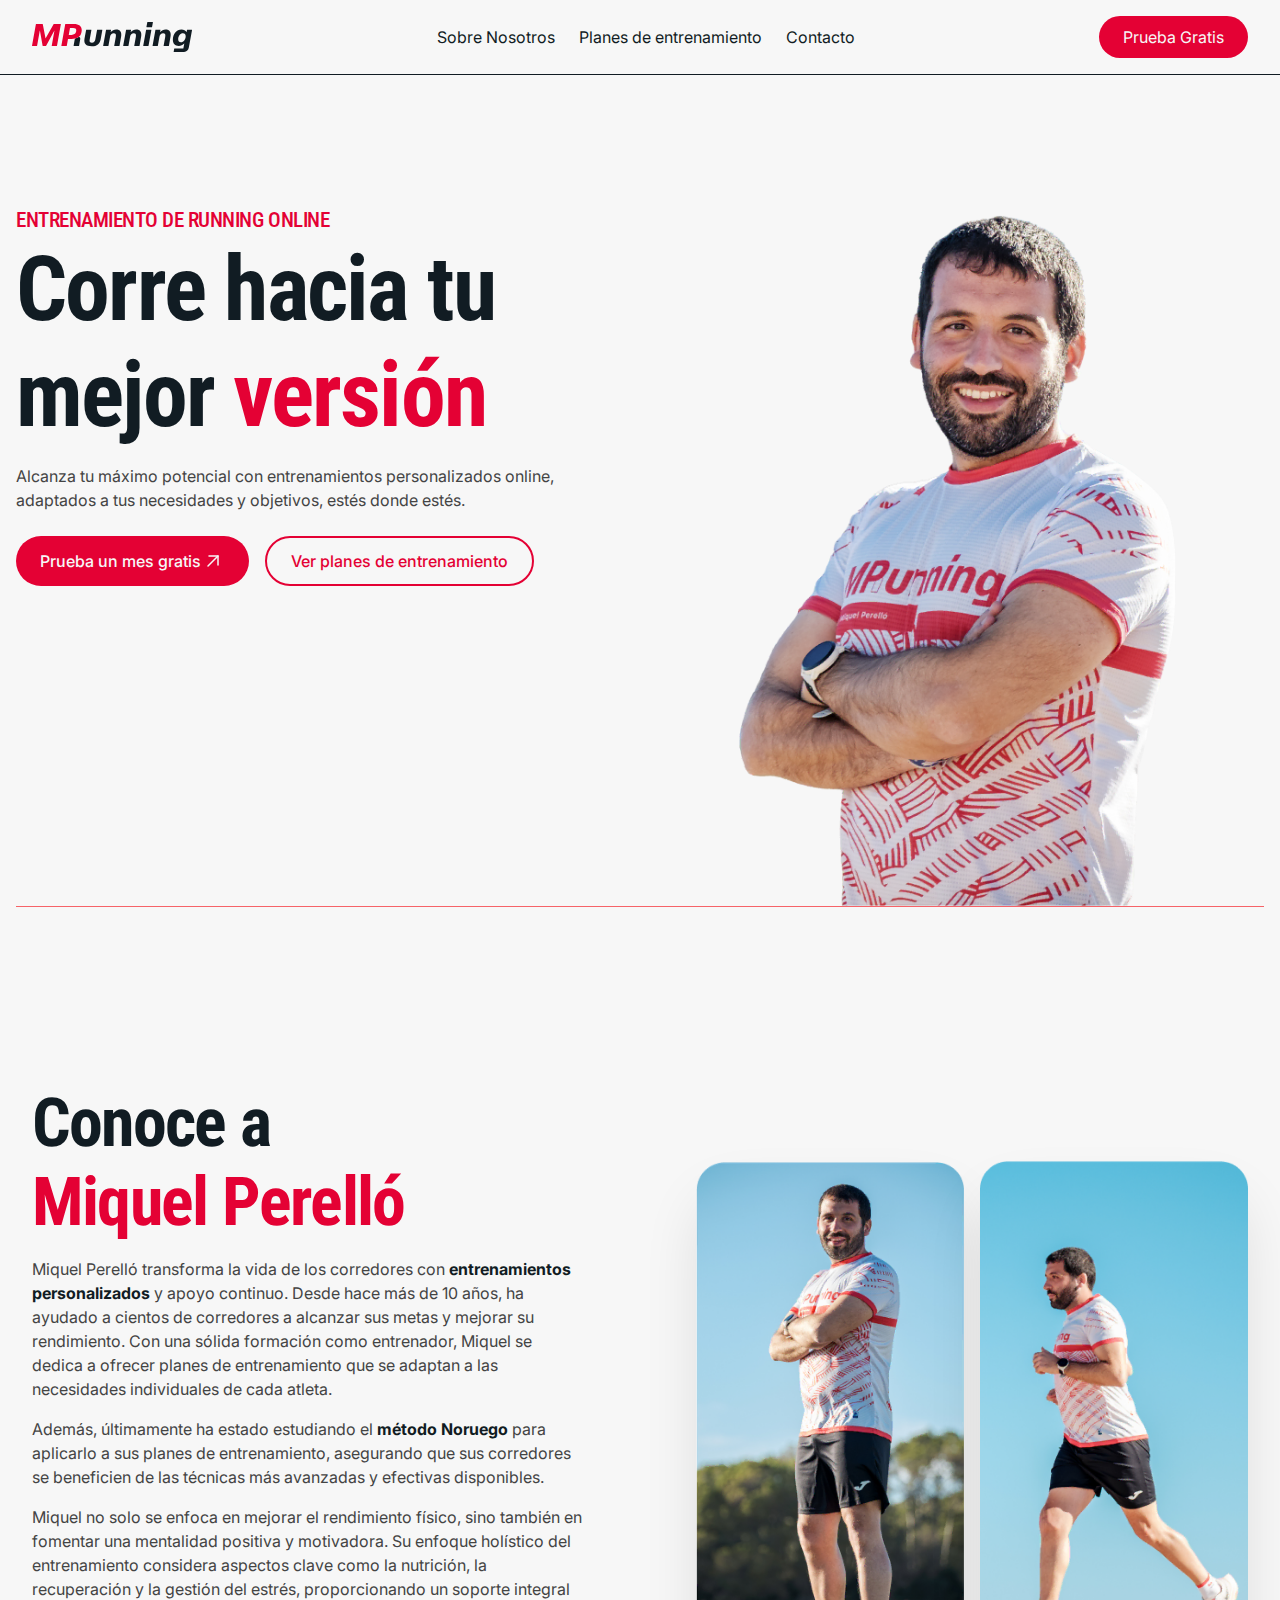
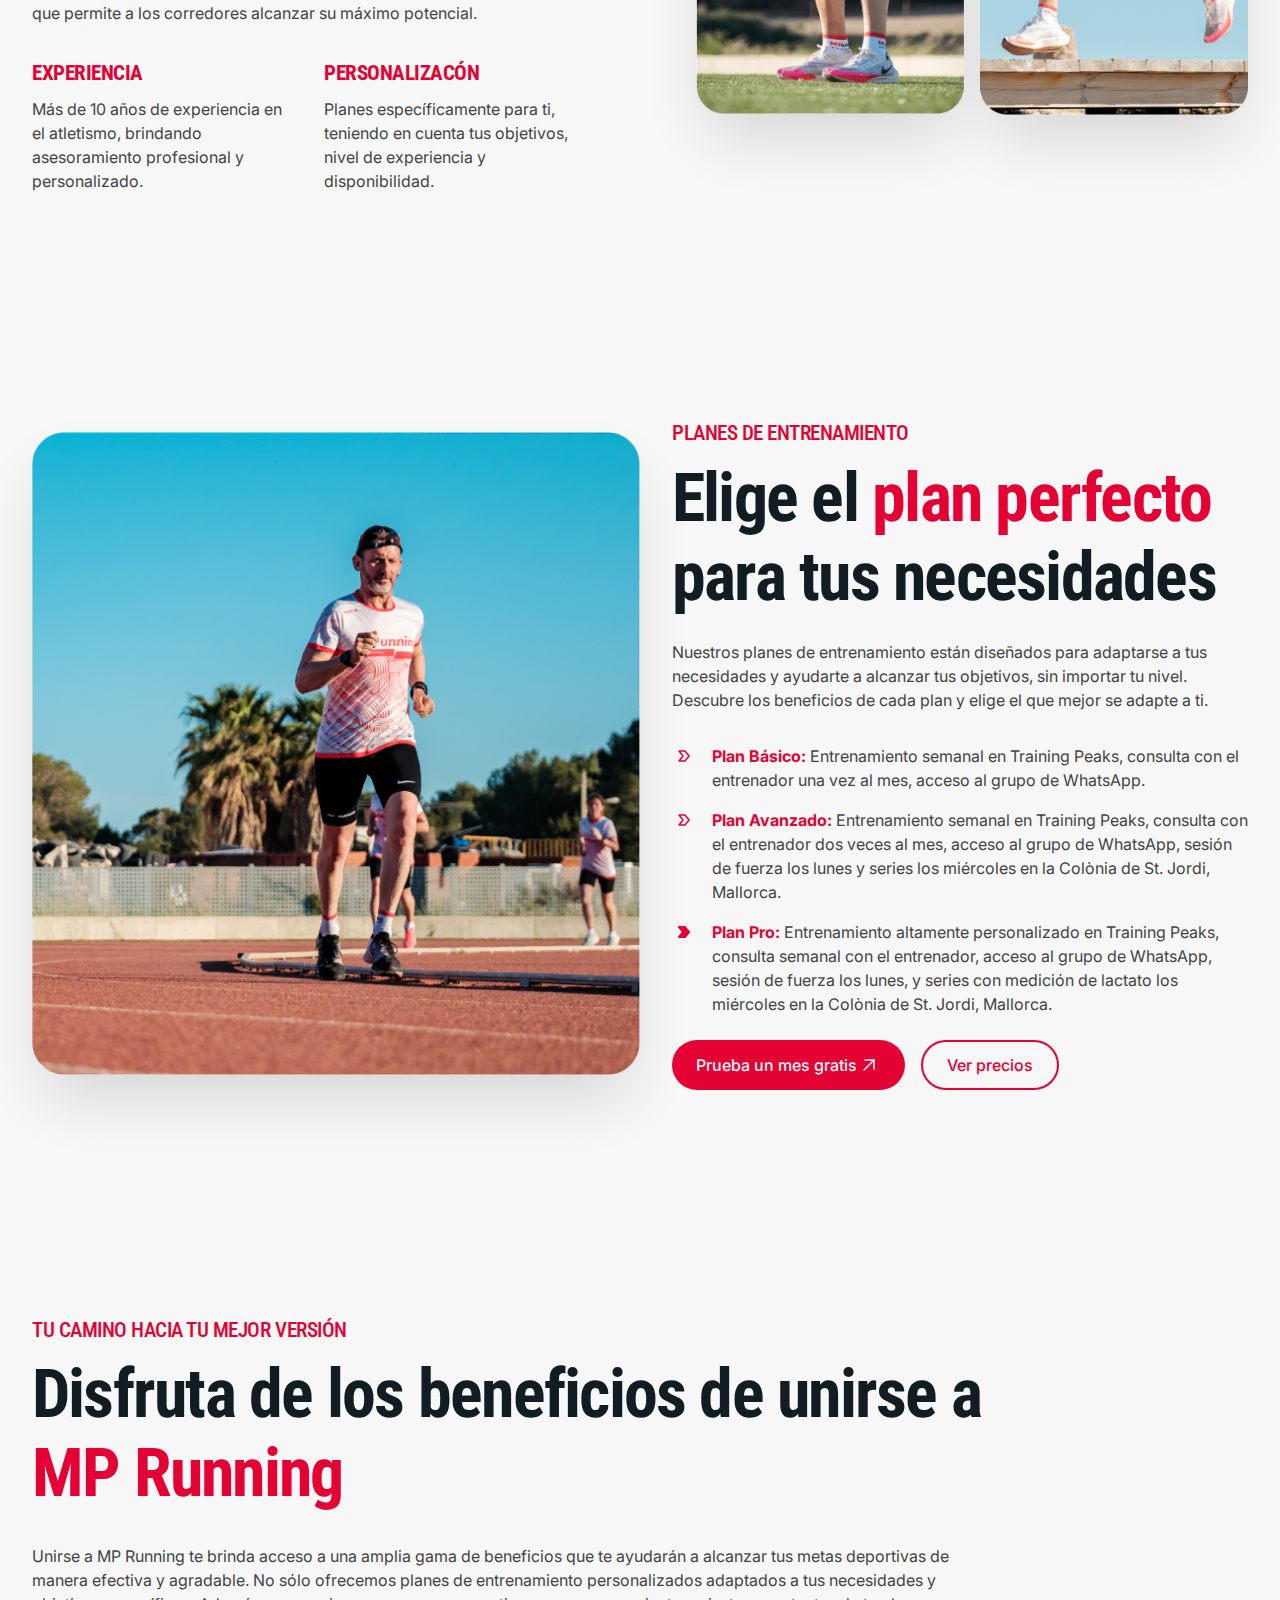
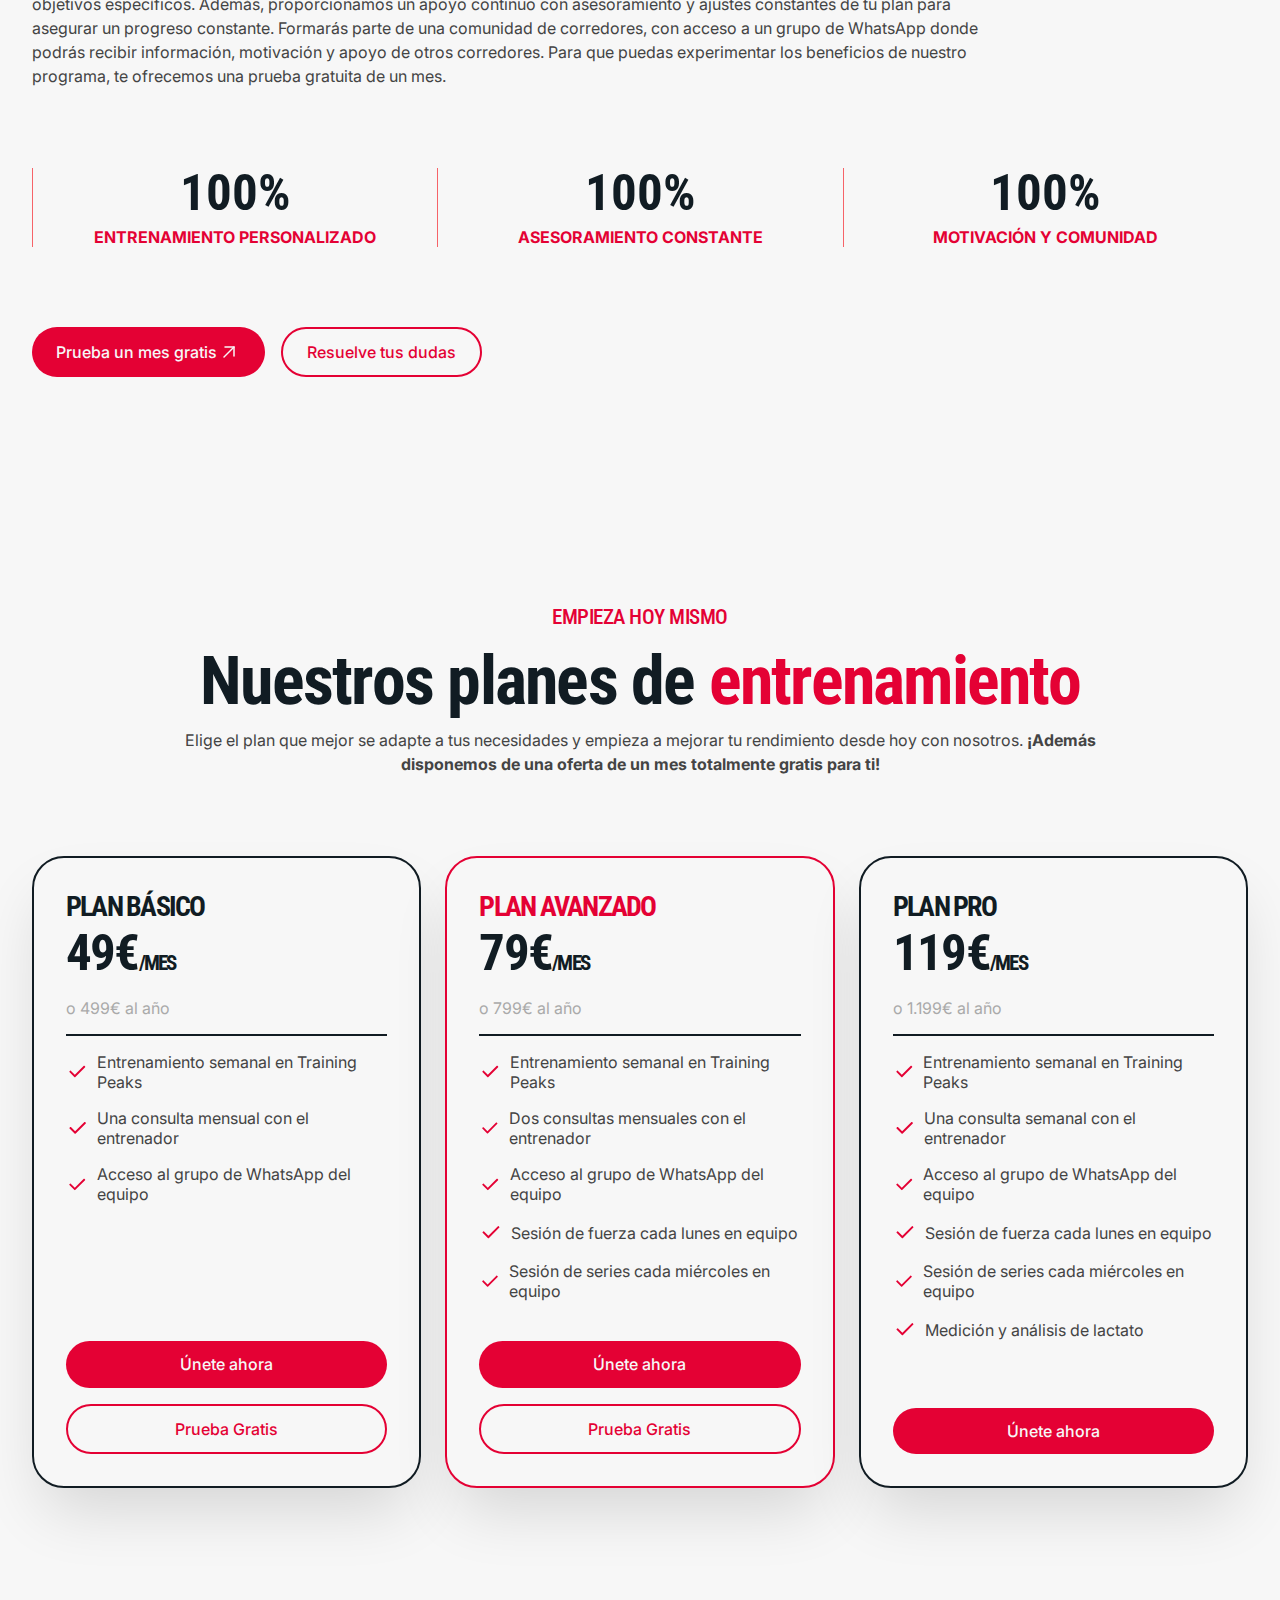
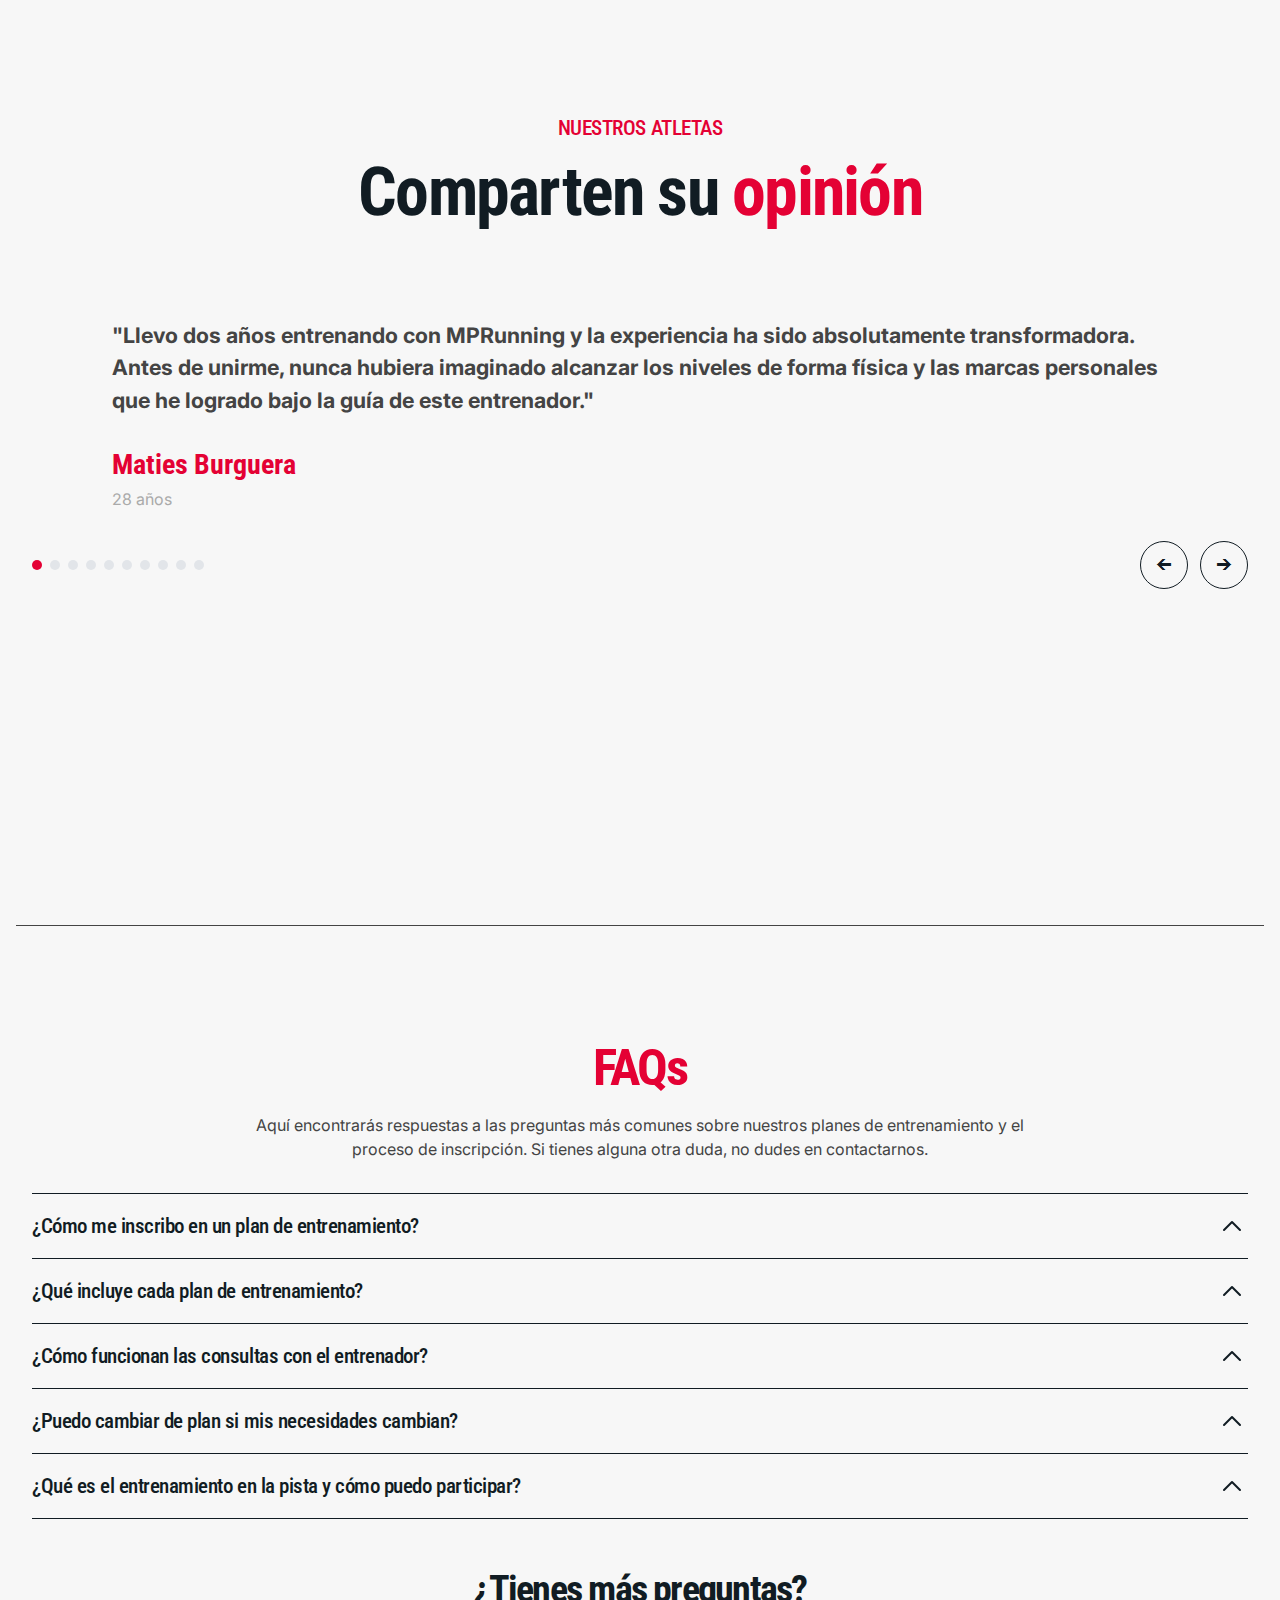
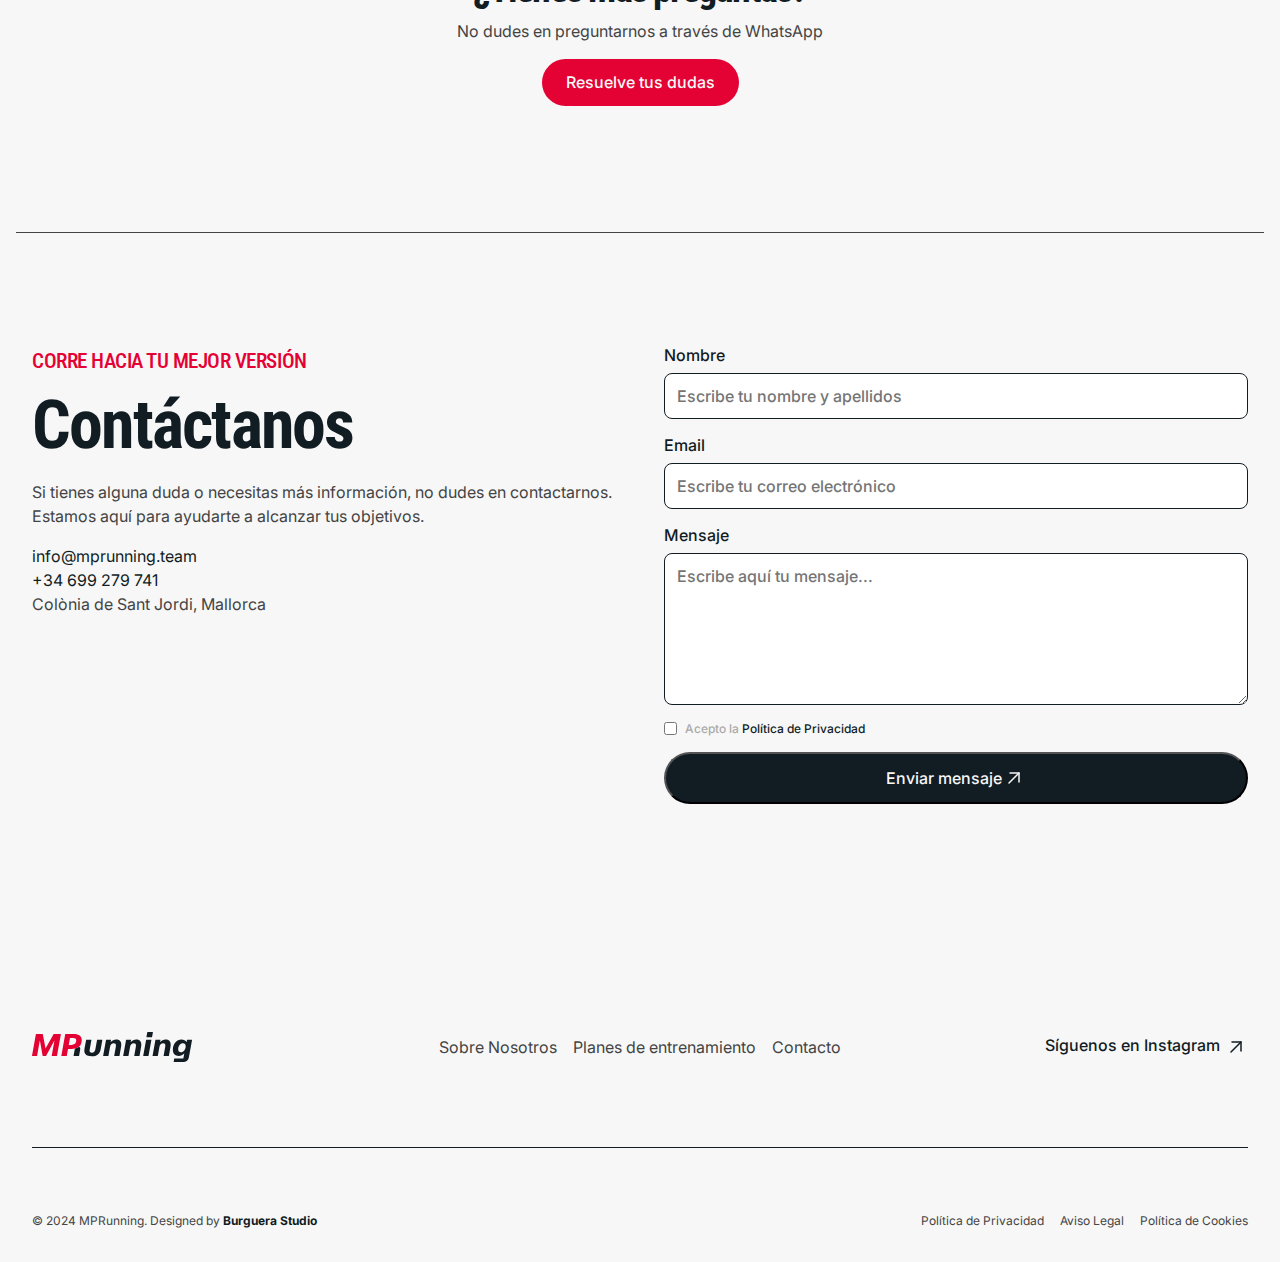
<file: index.html>
<!DOCTYPE html>
<html lang="es">
  <head>
    <meta charset="UTF-8" />
    <meta name="viewport" content="width=device-width, initial-scale=1.0" />
    <title>MP Running | Entrenamiento Online</title>
    <meta
      name="description"
      content="Únete a MP Running y mejora tu rendimiento con entrenamientos personalizados de Miquel Perelló. Con más de 10 años de experiencia, ofrecemos apoyo continuo y las técnicas más avanzadas. ¡Alcanza tus metas con MP Running!"
    />
    <link
      rel="icon"
      href="media/svg/favicon.svg"
      sizes="any"
      type="image/svg+xml"
    />
    <link rel="stylesheet" type="text/css" href="css/index.css" />
    <link rel="stylesheet" type="text/css" href="css/tokens.css" />
    <link rel="stylesheet" href="https://fonts.googleapis.com/css2?family=Roboto+Condensed:wght@400;500;700&family=Inter:wght@400;500&display=swap"> 
    <script defer src="js/index.js"></script>
    <script defer src="js/menu-popup.js"></script>
  </head>
  <body>
    <!-- HEADER -->
    <header class="header">
      <div class="container header__container">
        <a href="#inicio" class="header__logo-link" title="Inicio">
          <img class="header__logo" src="media/svg/logo-mp.svg" alt="Logo" />
        </a>
        <nav class="header__nav">
          <ul class="header__menu">
            <li class="header__item">
              <a
                href="#sobre-nosotros"
                class="header__link"
                title="Sobre Nosotros"
                >Sobre Nosotros</a
              >
            </li>
            <li class="header__item">
              <a
                href="#planes"
                class="header__link"
                title="Planes de entrenamiento"
                >Planes de entrenamiento</a
              >
            </li>
            <li class="header__item">
              <a href="#contacto" class="header__link" title="Contacto"
                >Contacto</a
              >
            </li>
          </ul>
        </nav>
        <a
          href="https://wa.me/34616004244?text=%C2%A1Quiero%20un%20mes%20de%20prueba%20gratis!"
          target="_blank"
          rel="noreferrer"
          class="header__cta btn btn__primary"
          title="Prueba Gratis"
          >Prueba Gratis</a
        >
        <div class="header__burger">
          <svg
            xmlns="http://www.w3.org/2000/svg"
            class="icon icon-tabler icon-tabler-menu"
            width="32"
            height="32"
            viewBox="0 0 24 24"
            stroke-width="1.5"
            stroke="#e40134"
            fill="none"
            stroke-linecap="round"
            stroke-linejoin="round"
          >
            <path stroke="none" d="M0 0h24v24H0z" fill="none" />
            <path d="M4 8l16 0" />
            <path d="M4 16l16 0" />
          </svg>
        </div>
      </div>
    </header>
    <!-- Menu Popup -->
    <div class="menu-popup">
      <div class="menu-popup__content">
        <span class="menu-popup__close">✕</span>
        <ul class="menu-popup__list">
          <li><a href="#inicio" title="Inicio">Inicio</a></li>
          <li>
            <a href="#sobre-nosotros" title="Sobre Nosotros">Sobre Nosotros</a>
          </li>
          <li>
            <a href="#planes-entrenamiento" title="Planes de entrenamiento"
              >Planes de entrenamiento</a
            >
          </li>
          <li><a href="#contacto" title="Contacto">Contacto</a></li>
        </ul>
        <a
          href="https://wa.me/34616004244?text=%C2%A1Quiero%20un%20mes%20de%20prueba%20gratis!"
          target="_blank"
          rel="noreferrer"
          class="menu-popup__cta btn btn__primary"
          title="Prueba Gratis"
          >Prueba Gratis</a
        >
      </div>
    </div>
    <div class="overlay"></div>
    <!-- HIGHLIGHT-->
    <section id="inicio" class="highlight">
      <div class="container highlight__content">
        <div class="highlight__column">
          <div class="highlight__cta">
            <div class="highlight__text-group">
              <h1 class="highlight__title tracking-in-expand-fwd">
                ENTRENAMIENTO DE RUNNING ONLINE
              </h1>
              <h2 class="highlight__subtitle tracking-in-expand-fwd">
                <span class="highlight__text-accent"
                  >Corre hacia tu<br />mejor</span
                >
                <span class="highlight__text-bold">versión</span>
              </h2>
              <p class="highlight__description">
                Alcanza tu máximo potencial con entrenamientos personalizados
                online, adaptados a tus necesidades y objetivos, estés donde
                estés.
              </p>
            </div>
            <div class="highlight__actions">
              <a
                href="https://wa.me/34616004244?text=%C2%A1Quiero%20un%20mes%20de%20prueba%20gratis!"
                target="_blank"
                rel="noreferrer"
                class="btn btn__primary"
                title="Prueba un mes gratis"
              >
                Prueba un mes gratis
                <svg
                  xmlns="http://www.w3.org/2000/svg"
                  class="icon icon-tabler icon-tabler-arrow-up-right"
                  width="24"
                  height="24"
                  viewBox="0 0 24 24"
                  stroke-width="1.5"
                  stroke="#f7f7f7"
                  fill="none"
                  stroke-linecap="round"
                  stroke-linejoin="round"
                >
                  <path stroke="none" d="M0 0h24v24H0z" fill="none" />
                  <path d="M17 7l-10 10" />
                  <path d="M8 7l9 0l0 9" />
                </svg>
              </a>
              <a
                href="#planes-entrenamiento"
                class="btn btn__secondary"
                title="Ver planes de entrenamiento"
                >Ver planes de entrenamiento</a
              >
            </div>
          </div>
          <div class="highlight__info">
            <div class="highlight__stat">
              <div class="highlight__stat-wrapper">
                <p class="highlight__stat-number">
                  30 <span class="highlight__stat-plus">+</span>
                </p>
                <p class="highlight__stat-label">Atletas en el equipo</p>
              </div>
            </div>
            <div class="highlight__stat">
              <div class="highlight__stat-wrapper">
                <p class="highlight__stat-number">
                  10 <span class="highlight__stat-plus">+</span>
                </p>
                <p class="highlight__stat-label">Años de experiencia</p>
              </div>
            </div>
            <div class="highlight__stat">
              <div class="highlight__stat-wrapper">
                <p class="highlight__stat-number">
                  250 <span class="highlight__stat-plus">+</span>
                </p>
                <p class="highlight__stat-label">Atletas entrenados</p>
              </div>
            </div>
          </div>
        </div>
        <picture class="highlight__image">
          <source srcset="media/webp/destacada.webp" type="image/webp" />
          <img
            src="media/webp/destacada.webp"
            alt="Miquel Perelló"
          />
        </picture>
      </div>
    </section>
    <!-- ABOUT US -->
    <section id="sobre-nosotros" class="about-us">
      <div class="container about-us__container">
        <div class="about-us__content">
          <div class="about-us__text">
            <h3 class="about-us__heading">
              <span class="about-us__heading-main">Conoce a<br /></span>
              <span class="about-us__heading-highlight">Miquel Perelló</span>
            </h3>
            <p class="about-us__description">
              Miquel Perelló transforma la vida de los corredores con
              <span class="about-us__highlight">
                entrenamientos personalizados</span
              >
              y apoyo continuo. Desde hace más de 10 años, ha ayudado a cientos
              de corredores a alcanzar sus metas y mejorar su rendimiento. Con
              una sólida formación como entrenador, Miquel se dedica a ofrecer
              planes de entrenamiento que se adaptan a las necesidades
              individuales de cada atleta.
            </p>
            <p class="about-us__description">
              Además, últimamente ha estado estudiando el
              <span class="about-us__highlight"> método Noruego</span>
              para aplicarlo a sus planes de entrenamiento, asegurando que sus
              corredores se beneficien de las técnicas más avanzadas y efectivas
              disponibles.
            </p>
            <p class="about-us__description">
              Miquel no solo se enfoca en mejorar el rendimiento físico, sino
              también en fomentar una mentalidad positiva y motivadora. Su
              enfoque holístico del entrenamiento considera aspectos clave como
              la nutrición, la recuperación y la gestión del estrés,
              proporcionando un soporte integral que permite a los corredores
              alcanzar su máximo potencial.
            </p>
          </div>
          <div class="about-us__list">
            <div class="about-us__list-item">
              <h5 class="about-us__list-title">EXPERIENCIA</h5>
              <p class="about-us__list-description">
                Más de 10 años de experiencia en el atletismo, brindando
                asesoramiento profesional y personalizado.
              </p>
            </div>
            <div class="about-us__list-item">
              <h5 class="about-us__list-title">PERSONALIZACÓN</h5>
              <p class="about-us__list-description">
                Planes específicamente para ti, teniendo en cuenta tus
                objetivos, nivel de experiencia y disponibilidad.
              </p>
            </div>
          </div>
        </div>
        <div class="about-us__images">
          <picture class="about-us__image about-us__image--left">
            <source
              srcset="media/webp/sobre-nosotros-left.webp"
              type="image/webp"
            />
            <img
              src="media/webp/sobre-nosotros-left.webp"
              alt="Miquel Perelló"
              loading="lazy"
            />
          </picture>
          <picture class="about-us__image about-us__image--right">
            <source
              srcset="media/webp/sobre-nosotros-right.webp"
              type="image/webp"
            />
            <img
              src="media/webp/sobre-nosotros-right.webp"
              alt="Miquel Perelló"
              loading="lazy"
            />
          </picture>
        </div>
      </div>
    </section>
    <!-- PLANS -->
    <section id="planes-entrenamiento" class="plans">
      <div class="container plans__container">
        <picture class="plans__image">
          <source srcset="media/webp/caracteristicas.webp" type="image/webp" />
          <img
            src="media/webp/caracteristicas.webp"
            alt="Planes de entrenamiento"
            loading="lazy"
          />
        </picture>
        <div class="plans__content">
          <div class="plans__header">
            <h5 class="plans__subheading">PLANES DE ENTRENAMIENTO</h5>
            <h3 class="plans__heading">
              <span>Elige el </span>
              <span class="plans__highlight">plan perfecto </span>
              <span>para tus necesidades</span>
            </h3>
            <p class="plans__description">
              Nuestros planes de entrenamiento están diseñados para adaptarse a
              tus necesidades y ayudarte a alcanzar tus objetivos, sin importar
              tu nivel. Descubre los beneficios de cada plan y elige el que
              mejor se adapte a ti.
            </p>
          </div>
          <div class="plans__list">
            <div class="plans__list-item">
              <img
                class="plans__icon"
                src="media/svg/arrow-outline.svg"
                alt="Plan Básico"
                loading="lazy"
              />
              <p class="plans__text">
                <span class="plans__title">Plan Básico:</span>
                Entrenamiento semanal en Training Peaks, consulta con el
                entrenador una vez al mes, acceso al grupo de WhatsApp.
              </p>
            </div>
            <div class="plans__list-item">
              <img
                class="plans__icon"
                src="media/svg/arrow-outline.svg"
                alt="Plan Avanzado"
                loading="lazy"
              />
              <p class="plans__text">
                <span class="plans__title">Plan Avanzado:</span>
                Entrenamiento semanal en Training Peaks, consulta con el
                entrenador dos veces al mes, acceso al grupo de WhatsApp, sesión
                de fuerza los lunes y series los miércoles en la Colònia de St.
                Jordi, Mallorca.
              </p>
            </div>
            <div class="plans__list-item">
              <img
                class="plans__icon"
                src="media/svg/arrow-fill.svg"
                alt="Plan Pro"
                loading="lazy"
              />
              <p class="plans__text">
                <span class="plans__title">Plan Pro:</span>
                Entrenamiento altamente personalizado en Training Peaks,
                consulta semanal con el entrenador, acceso al grupo de WhatsApp,
                sesión de fuerza los lunes, y series con medición de lactato los
                miércoles en la Colònia de St. Jordi, Mallorca.
              </p>
            </div>
          </div>
          <div class="plans__actions">
            <a
              href="https://wa.me/34616004244?text=%C2%A1Quiero%20un%20mes%20de%20prueba%20gratis!"
              target="_blank"
              rel="noreferrer"
              class="btn btn__primary"
              title="Prueba un mes gratis"
              >Prueba un mes gratis
              <svg
                xmlns="http://www.w3.org/2000/svg"
                class="icon icon-tabler icon-tabler-arrow-up-right"
                width="24"
                height="24"
                viewBox="0 0 24 24"
                stroke-width="1.5"
                stroke="#f7f7f7"
                fill="none"
                stroke-linecap="round"
                stroke-linejoin="round"
              >
                <path stroke="none" d="M0 0h24v24H0z" fill="none" />
                <path d="M17 7l-10 10" />
                <path d="M8 7l9 0l0 9" />
              </svg>
            </a>
            <a
              href="#planes"
              class="btn btn__secondary"
              title="Ver precios"
              >Ver precios</a
            >
          </div>
        </div>
      </div>
    </section>
    <!-- BENEFITS -->
    <section class="benefits">
      <div class="container benefits__container">
        <div class="benefits__header">
          <h5 class="benefits__subtitle">TU CAMINO HACIA TU MEJOR VERSIÓN</h5>
          <h3 class="benefits__title">
            <span>Disfruta de los beneficios de unirse a </span>
            <span class="benefits__highlight">MP Running</span>
          </h3>
          <p class="benefits__description">
            Unirse a MP Running te brinda acceso a una amplia gama de beneficios
            que te ayudarán a alcanzar tus metas deportivas de manera efectiva y
            agradable. No sólo ofrecemos planes de entrenamiento personalizados
            adaptados a tus necesidades y objetivos específicos. Además,
            proporcionamos un apoyo continuo con asesoramiento y ajustes
            constantes de tu plan para asegurar un progreso constante. Formarás
            parte de una comunidad de corredores, con acceso a un grupo de
            WhatsApp donde podrás recibir información, motivación y apoyo de
            otros corredores. Para que puedas experimentar los beneficios de
            nuestro programa, te ofrecemos una prueba gratuita de un mes.
          </p>
        </div>
        <div class="benefits__content">
          <div class="benefits__stats">
            <div class="benefits__stat-item">
              <div class="benefits__stat-value"><span>100%</span></div>
              <div class="benefits__stat-label">
                <span>ENTRENAMIENTO PERSONALIZADO</span>
              </div>
            </div>
            <div class="benefits__stat-item">
              <div class="benefits__stat-value"><span>100%</span></div>
              <div class="benefits__stat-label">
                <span>ASESORAMIENTO CONSTANTE</span>
              </div>
            </div>
            <div class="benefits__stat-item">
              <div class="benefits__stat-value"><span>100%</span></div>
              <div class="benefits__stat-label">
                <span>MOTIVACIÓN Y COMUNIDAD</span>
              </div>
            </div>
          </div>
          <div class="benefits__actions">
            <a
              href="https://wa.me/34616004244?text=%C2%A1Quiero%20un%20mes%20de%20prueba%20gratis!"
              target="_blank"
              rel="noreferrer"
              class="btn btn__primary"
              title="Prueba un mes gratis"
            >
              Prueba un mes gratis
              <svg
                xmlns="http://www.w3.org/2000/svg"
                class="icon icon-tabler icon-tabler-arrow-up-right"
                width="24"
                height="24"
                viewBox="0 0 24 24"
                stroke-width="1.5"
                stroke="#f7f7f7"
                fill="none"
                stroke-linecap="round"
                stroke-linejoin="round"
              >
                <path stroke="none" d="M0 0h24v24H0z" fill="none" />
                <path d="M17 7l-10 10" />
                <path d="M8 7l9 0l0 9" />
              </svg>
            </a>
            <a
              href="#faqs"
              class="btn btn__secondary"
              title="Resuelve tus dudas"
              >Resuelve tus dudas</a
            >
          </div>
        </div>
      </div>
    </section>
    <!-- PRICING -->
    <section id="planes" class="pricing">
      <div class="container pricing__container">
        <div class="pricing__header">
          <h5 class="pricing__subheading">EMPIEZA HOY MISMO</h5>
          <h3 class="pricing__heading">
            Nuestros planes de
            <span class="pricing__highlight">entrenamiento</span>
          </h3>
          <p class="pricing__description">
            Elige el plan que mejor se adapte a tus necesidades y empieza a
            mejorar tu rendimiento desde hoy con nosotros.
            <strong
              >¡Además disponemos de una oferta de un mes totalmente gratis para
              ti!</strong
            >
          </p>
        </div>
        <div class="pricing__cards">
          <!-- Plan básico -->
          <div class="pricing__card">
            <div class="pricing__card-header">
              <h4 class="pricing__plan-title">PLAN BÁSICO</h4>
              <h3 class="pricing__plan-price">
                49€<span class="pricing__plan-duration">/MES</span>
              </h3>
            </div>
            <span class="pricing__plan-duration-year">o 499€ al año</span>
            <div class="pricing__card-divider"></div>
            <ul class="pricing__card-list">
              <li class="pricing__card-list-item">
                <span class="pricing__card-list-icon">
                  <svg
                    xmlns="http://www.w3.org/2000/svg"
                    width="24"
                    height="25"
                    viewBox="0 0 24 25"
                    fill="none"
                  >
                    <path
                      d="M20.3479 7.62292L9.7479 18.2229C9.65402 18.3176 9.52622 18.3708 9.3929 18.3708C9.25958 18.3708 9.13178 18.3176 9.0379 18.2229L3.6479 12.8329C3.55324 12.7391 3.5 12.6113 3.5 12.4779C3.5 12.3446 3.55324 12.2168 3.6479 12.1229L4.3479 11.4229C4.44178 11.3283 4.56958 11.275 4.7029 11.275C4.83622 11.275 4.96402 11.3283 5.0579 11.4229L9.3879 15.7529L18.9379 6.20292C19.1357 6.01113 19.4501 6.01113 19.6479 6.20292L20.3479 6.91292C20.4426 7.0068 20.4958 7.1346 20.4958 7.26792C20.4958 7.40124 20.4426 7.52903 20.3479 7.62292Z"
                      fill="#E40134"
                    />
                  </svg>
                </span>
                <span class="pricing__card-list-text"
                  >Entrenamiento semanal en Training Peaks</span
                >
              </li>
              <li class="pricing__card-list-item">
                <span class="pricing__card-list-icon">
                  <svg
                    xmlns="http://www.w3.org/2000/svg"
                    width="24"
                    height="25"
                    viewBox="0 0 24 25"
                    fill="none"
                  >
                    <path
                      d="M20.3479 7.62292L9.7479 18.2229C9.65402 18.3176 9.52622 18.3708 9.3929 18.3708C9.25958 18.3708 9.13178 18.3176 9.0379 18.2229L3.6479 12.8329C3.55324 12.7391 3.5 12.6113 3.5 12.4779C3.5 12.3446 3.55324 12.2168 3.6479 12.1229L4.3479 11.4229C4.44178 11.3283 4.56958 11.275 4.7029 11.275C4.83622 11.275 4.96402 11.3283 5.0579 11.4229L9.3879 15.7529L18.9379 6.20292C19.1357 6.01113 19.4501 6.01113 19.6479 6.20292L20.3479 6.91292C20.4426 7.0068 20.4958 7.1346 20.4958 7.26792C20.4958 7.40124 20.4426 7.52903 20.3479 7.62292Z"
                      fill="#E40134"
                    />
                  </svg>
                </span>
                <span class="pricing__card-list-text"
                  >Una consulta mensual con el entrenador</span
                >
              </li>
              <li class="pricing__card-list-item">
                <span class="pricing__card-list-icon">
                  <svg
                    xmlns="http://www.w3.org/2000/svg"
                    width="24"
                    height="25"
                    viewBox="0 0 24 25"
                    fill="none"
                  >
                    <path
                      d="M20.3479 7.62292L9.7479 18.2229C9.65402 18.3176 9.52622 18.3708 9.3929 18.3708C9.25958 18.3708 9.13178 18.3176 9.0379 18.2229L3.6479 12.8329C3.55324 12.7391 3.5 12.6113 3.5 12.4779C3.5 12.3446 3.55324 12.2168 3.6479 12.1229L4.3479 11.4229C4.44178 11.3283 4.56958 11.275 4.7029 11.275C4.83622 11.275 4.96402 11.3283 5.0579 11.4229L9.3879 15.7529L18.9379 6.20292C19.1357 6.01113 19.4501 6.01113 19.6479 6.20292L20.3479 6.91292C20.4426 7.0068 20.4958 7.1346 20.4958 7.26792C20.4958 7.40124 20.4426 7.52903 20.3479 7.62292Z"
                      fill="#E40134"
                    />
                  </svg>
                </span>
                <span class="pricing__card-list-text"
                  >Acceso al grupo de WhatsApp del equipo</span
                >
              </li>
            </ul>
            <div class="pricing__actions">
              <a
                href="https://wa.me/34616004244?text=%C2%A1Quiero%20comenzar%20con%20el%20plan%20básico!"
                target="_blank"
                rel="noreferrer"
                title="Únete al plan básico"
                class="btn btn__primary"
                >Únete ahora</a
              >
              <a
                href="https://wa.me/34616004244?text=%C2%A1Quiero%20un%20mes%20de%20prueba%20gratis!"
                target="_blank"
                rel="noreferrer"
                title="Prueba el plan básico gratis"
                class="btn btn__secondary"
                >Prueba Gratis</a
              >
            </div>
          </div>
          <!-- Plan avanzado -->
          <div class="pricing__card">
            <div class="pricing__card-header">
              <h4 class="pricing__plan-title">PLAN AVANZADO</h4>
              <h3 class="pricing__plan-price">
                79€<span class="pricing__plan-duration">/MES</span>
              </h3>
            </div>
            <span class="pricing__plan-duration-year">o 799€ al año</span>
            <div class="pricing__card-divider"></div>
            <ul class="pricing__card-list">
              <li class="pricing__card-list-item">
                <span class="pricing__card-list-icon">
                  <svg
                    xmlns="http://www.w3.org/2000/svg"
                    width="24"
                    height="25"
                    viewBox="0 0 24 25"
                    fill="none"
                  >
                    <path
                      d="M20.3479 7.62292L9.7479 18.2229C9.65402 18.3176 9.52622 18.3708 9.3929 18.3708C9.25958 18.3708 9.13178 18.3176 9.0379 18.2229L3.6479 12.8329C3.55324 12.7391 3.5 12.6113 3.5 12.4779C3.5 12.3446 3.55324 12.2168 3.6479 12.1229L4.3479 11.4229C4.44178 11.3283 4.56958 11.275 4.7029 11.275C4.83622 11.275 4.96402 11.3283 5.0579 11.4229L9.3879 15.7529L18.9379 6.20292C19.1357 6.01113 19.4501 6.01113 19.6479 6.20292L20.3479 6.91292C20.4426 7.0068 20.4958 7.1346 20.4958 7.26792C20.4958 7.40124 20.4426 7.52903 20.3479 7.62292Z"
                      fill="#E40134"
                    />
                  </svg>
                </span>
                <span class="pricing__card-list-text"
                  >Entrenamiento semanal en Training Peaks</span
                >
              </li>
              <li class="pricing__card-list-item">
                <span class="pricing__card-list-icon">
                  <svg
                    xmlns="http://www.w3.org/2000/svg"
                    width="24"
                    height="25"
                    viewBox="0 0 24 25"
                    fill="none"
                  >
                    <path
                      d="M20.3479 7.62292L9.7479 18.2229C9.65402 18.3176 9.52622 18.3708 9.3929 18.3708C9.25958 18.3708 9.13178 18.3176 9.0379 18.2229L3.6479 12.8329C3.55324 12.7391 3.5 12.6113 3.5 12.4779C3.5 12.3446 3.55324 12.2168 3.6479 12.1229L4.3479 11.4229C4.44178 11.3283 4.56958 11.275 4.7029 11.275C4.83622 11.275 4.96402 11.3283 5.0579 11.4229L9.3879 15.7529L18.9379 6.20292C19.1357 6.01113 19.4501 6.01113 19.6479 6.20292L20.3479 6.91292C20.4426 7.0068 20.4958 7.1346 20.4958 7.26792C20.4958 7.40124 20.4426 7.52903 20.3479 7.62292Z"
                      fill="#E40134"
                    />
                  </svg>
                </span>
                <span class="pricing__card-list-text"
                  >Dos consultas mensuales con el entrenador</span
                >
              </li>
              <li class="pricing__card-list-item">
                <span class="pricing__card-list-icon">
                  <svg
                    xmlns="http://www.w3.org/2000/svg"
                    width="24"
                    height="25"
                    viewBox="0 0 24 25"
                    fill="none"
                  >
                    <path
                      d="M20.3479 7.62292L9.7479 18.2229C9.65402 18.3176 9.52622 18.3708 9.3929 18.3708C9.25958 18.3708 9.13178 18.3176 9.0379 18.2229L3.6479 12.8329C3.55324 12.7391 3.5 12.6113 3.5 12.4779C3.5 12.3446 3.55324 12.2168 3.6479 12.1229L4.3479 11.4229C4.44178 11.3283 4.56958 11.275 4.7029 11.275C4.83622 11.275 4.96402 11.3283 5.0579 11.4229L9.3879 15.7529L18.9379 6.20292C19.1357 6.01113 19.4501 6.01113 19.6479 6.20292L20.3479 6.91292C20.4426 7.0068 20.4958 7.1346 20.4958 7.26792C20.4958 7.40124 20.4426 7.52903 20.3479 7.62292Z"
                      fill="#E40134"
                    />
                  </svg>
                </span>
                <span class="pricing__card-list-text"
                  >Acceso al grupo de WhatsApp del equipo</span
                >
              </li>
              <li class="pricing__card-list-item">
                <span class="pricing__card-list-icon">
                  <svg
                    xmlns="http://www.w3.org/2000/svg"
                    width="24"
                    height="25"
                    viewBox="0 0 24 25"
                    fill="none"
                  >
                    <path
                      d="M20.3479 7.62292L9.7479 18.2229C9.65402 18.3176 9.52622 18.3708 9.3929 18.3708C9.25958 18.3708 9.13178 18.3176 9.0379 18.2229L3.6479 12.8329C3.55324 12.7391 3.5 12.6113 3.5 12.4779C3.5 12.3446 3.55324 12.2168 3.6479 12.1229L4.3479 11.4229C4.44178 11.3283 4.56958 11.275 4.7029 11.275C4.83622 11.275 4.96402 11.3283 5.0579 11.4229L9.3879 15.7529L18.9379 6.20292C19.1357 6.01113 19.4501 6.01113 19.6479 6.20292L20.3479 6.91292C20.4426 7.0068 20.4958 7.1346 20.4958 7.26792C20.4958 7.40124 20.4426 7.52903 20.3479 7.62292Z"
                      fill="#E40134"
                    />
                  </svg>
                </span>
                <span class="pricing__card-list-text"
                  >Sesión de fuerza cada lunes en equipo</span
                >
              </li>
              <li class="pricing__card-list-item">
                <span class="pricing__card-list-icon">
                  <svg
                    xmlns="http://www.w3.org/2000/svg"
                    width="24"
                    height="25"
                    viewBox="0 0 24 25"
                    fill="none"
                  >
                    <path
                      d="M20.3479 7.62292L9.7479 18.2229C9.65402 18.3176 9.52622 18.3708 9.3929 18.3708C9.25958 18.3708 9.13178 18.3176 9.0379 18.2229L3.6479 12.8329C3.55324 12.7391 3.5 12.6113 3.5 12.4779C3.5 12.3446 3.55324 12.2168 3.6479 12.1229L4.3479 11.4229C4.44178 11.3283 4.56958 11.275 4.7029 11.275C4.83622 11.275 4.96402 11.3283 5.0579 11.4229L9.3879 15.7529L18.9379 6.20292C19.1357 6.01113 19.4501 6.01113 19.6479 6.20292L20.3479 6.91292C20.4426 7.0068 20.4958 7.1346 20.4958 7.26792C20.4958 7.40124 20.4426 7.52903 20.3479 7.62292Z"
                      fill="#E40134"
                    />
                  </svg>
                </span>
                <span class="pricing__card-list-text"
                  >Sesión de series cada miércoles en equipo</span
                >
              </li>
            </ul>
            <div class="pricing__actions">
              <a
                href="https://wa.me/34616004244?text=%C2%A1Quiero%20comenzar%20con%20el%20plan%20avanzado!"
                target="_blank"
                rel="noreferrer"
                title="Únete al plan avanzado"
                class="btn btn__primary"
                >Únete ahora</a
              >
              <a
                href="https://wa.me/34616004244?text=%C2%A1Quiero%20un%20mes%20de%20prueba%20gratis!"
                target="_blank"
                rel="noreferrer"
                title="Prueba el plan avanzado gratis"
                class="btn btn__secondary"
                >Prueba Gratis</a
              >
            </div>
          </div>
          <!-- Plan pro -->
          <div class="pricing__card">
            <div class="pricing__card-header">
              <h4 class="pricing__plan-title">PLAN PRO</h4>
              <h3 class="pricing__plan-price">
                119€<span class="pricing__plan-duration">/MES</span>
              </h3>
            </div>
            <span class="pricing__plan-duration-year">o 1.199€ al año</span>
            <div class="pricing__card-divider"></div>
            <ul class="pricing__card-list">
              <li class="pricing__card-list-item">
                <span class="pricing__card-list-icon">
                  <svg
                    xmlns="http://www.w3.org/2000/svg"
                    width="24"
                    height="25"
                    viewBox="0 0 24 25"
                    fill="none"
                  >
                    <path
                      d="M20.3479 7.62292L9.7479 18.2229C9.65402 18.3176 9.52622 18.3708 9.3929 18.3708C9.25958 18.3708 9.13178 18.3176 9.0379 18.2229L3.6479 12.8329C3.55324 12.7391 3.5 12.6113 3.5 12.4779C3.5 12.3446 3.55324 12.2168 3.6479 12.1229L4.3479 11.4229C4.44178 11.3283 4.56958 11.275 4.7029 11.275C4.83622 11.275 4.96402 11.3283 5.0579 11.4229L9.3879 15.7529L18.9379 6.20292C19.1357 6.01113 19.4501 6.01113 19.6479 6.20292L20.3479 6.91292C20.4426 7.0068 20.4958 7.1346 20.4958 7.26792C20.4958 7.40124 20.4426 7.52903 20.3479 7.62292Z"
                      fill="#E40134"
                    />
                  </svg>
                </span>
                <span class="pricing__card-list-text"
                  >Entrenamiento semanal en Training Peaks</span
                >
              </li>
              <li class="pricing__card-list-item">
                <span class="pricing__card-list-icon">
                  <svg
                    xmlns="http://www.w3.org/2000/svg"
                    width="24"
                    height="25"
                    viewBox="0 0 24 25"
                    fill="none"
                  >
                    <path
                      d="M20.3479 7.62292L9.7479 18.2229C9.65402 18.3176 9.52622 18.3708 9.3929 18.3708C9.25958 18.3708 9.13178 18.3176 9.0379 18.2229L3.6479 12.8329C3.55324 12.7391 3.5 12.6113 3.5 12.4779C3.5 12.3446 3.55324 12.2168 3.6479 12.1229L4.3479 11.4229C4.44178 11.3283 4.56958 11.275 4.7029 11.275C4.83622 11.275 4.96402 11.3283 5.0579 11.4229L9.3879 15.7529L18.9379 6.20292C19.1357 6.01113 19.4501 6.01113 19.6479 6.20292L20.3479 6.91292C20.4426 7.0068 20.4958 7.1346 20.4958 7.26792C20.4958 7.40124 20.4426 7.52903 20.3479 7.62292Z"
                      fill="#E40134"
                    />
                  </svg>
                </span>
                <span class="pricing__card-list-text"
                  >Una consulta semanal con el entrenador</span
                >
              </li>
              <li class="pricing__card-list-item">
                <span class="pricing__card-list-icon">
                  <svg
                    xmlns="http://www.w3.org/2000/svg"
                    width="24"
                    height="25"
                    viewBox="0 0 24 25"
                    fill="none"
                  >
                    <path
                      d="M20.3479 7.62292L9.7479 18.2229C9.65402 18.3176 9.52622 18.3708 9.3929 18.3708C9.25958 18.3708 9.13178 18.3176 9.0379 18.2229L3.6479 12.8329C3.55324 12.7391 3.5 12.6113 3.5 12.4779C3.5 12.3446 3.55324 12.2168 3.6479 12.1229L4.3479 11.4229C4.44178 11.3283 4.56958 11.275 4.7029 11.275C4.83622 11.275 4.96402 11.3283 5.0579 11.4229L9.3879 15.7529L18.9379 6.20292C19.1357 6.01113 19.4501 6.01113 19.6479 6.20292L20.3479 6.91292C20.4426 7.0068 20.4958 7.1346 20.4958 7.26792C20.4958 7.40124 20.4426 7.52903 20.3479 7.62292Z"
                      fill="#E40134"
                    />
                  </svg>
                </span>
                <span class="pricing__card-list-text"
                  >Acceso al grupo de WhatsApp del equipo</span
                >
              </li>
              <li class="pricing__card-list-item">
                <span class="pricing__card-list-icon">
                  <svg
                    xmlns="http://www.w3.org/2000/svg"
                    width="24"
                    height="25"
                    viewBox="0 0 24 25"
                    fill="none"
                  >
                    <path
                      d="M20.3479 7.62292L9.7479 18.2229C9.65402 18.3176 9.52622 18.3708 9.3929 18.3708C9.25958 18.3708 9.13178 18.3176 9.0379 18.2229L3.6479 12.8329C3.55324 12.7391 3.5 12.6113 3.5 12.4779C3.5 12.3446 3.55324 12.2168 3.6479 12.1229L4.3479 11.4229C4.44178 11.3283 4.56958 11.275 4.7029 11.275C4.83622 11.275 4.96402 11.3283 5.0579 11.4229L9.3879 15.7529L18.9379 6.20292C19.1357 6.01113 19.4501 6.01113 19.6479 6.20292L20.3479 6.91292C20.4426 7.0068 20.4958 7.1346 20.4958 7.26792C20.4958 7.40124 20.4426 7.52903 20.3479 7.62292Z"
                      fill="#E40134"
                    />
                  </svg>
                </span>
                <span class="pricing__card-list-text"
                  >Sesión de fuerza cada lunes en equipo</span
                >
              </li>
              <li class="pricing__card-list-item">
                <span class="pricing__card-list-icon">
                  <svg
                    xmlns="http://www.w3.org/2000/svg"
                    width="24"
                    height="25"
                    viewBox="0 0 24 25"
                    fill="none"
                  >
                    <path
                      d="M20.3479 7.62292L9.7479 18.2229C9.65402 18.3176 9.52622 18.3708 9.3929 18.3708C9.25958 18.3708 9.13178 18.3176 9.0379 18.2229L3.6479 12.8329C3.55324 12.7391 3.5 12.6113 3.5 12.4779C3.5 12.3446 3.55324 12.2168 3.6479 12.1229L4.3479 11.4229C4.44178 11.3283 4.56958 11.275 4.7029 11.275C4.83622 11.275 4.96402 11.3283 5.0579 11.4229L9.3879 15.7529L18.9379 6.20292C19.1357 6.01113 19.4501 6.01113 19.6479 6.20292L20.3479 6.91292C20.4426 7.0068 20.4958 7.1346 20.4958 7.26792C20.4958 7.40124 20.4426 7.52903 20.3479 7.62292Z"
                      fill="#E40134"
                    />
                  </svg>
                </span>
                <span class="pricing__card-list-text"
                  >Sesión de series cada miércoles en equipo</span
                >
              </li>
              <li class="pricing__card-list-item">
                <span class="pricing__card-list-icon">
                  <svg
                    xmlns="http://www.w3.org/2000/svg"
                    width="24"
                    height="25"
                    viewBox="0 0 24 25"
                    fill="none"
                  >
                    <path
                      d="M20.3479 7.62292L9.7479 18.2229C9.65402 18.3176 9.52622 18.3708 9.3929 18.3708C9.25958 18.3708 9.13178 18.3176 9.0379 18.2229L3.6479 12.8329C3.55324 12.7391 3.5 12.6113 3.5 12.4779C3.5 12.3446 3.55324 12.2168 3.6479 12.1229L4.3479 11.4229C4.44178 11.3283 4.56958 11.275 4.7029 11.275C4.83622 11.275 4.96402 11.3283 5.0579 11.4229L9.3879 15.7529L18.9379 6.20292C19.1357 6.01113 19.4501 6.01113 19.6479 6.20292L20.3479 6.91292C20.4426 7.0068 20.4958 7.1346 20.4958 7.26792C20.4958 7.40124 20.4426 7.52903 20.3479 7.62292Z"
                      fill="#E40134"
                    />
                  </svg>
                </span>
                <span class="pricing__card-list-text"
                  >Medición y análisis de lactato</span
                >
              </li>
            </ul>
            <div class="pricing__actions">
              <a
                href="https://wa.me/34616004244?text=%C2%A1Quiero%20comenzar%20con%20el%20plan%20pro!"
                target="_blank"
                rel="noreferrer"
                title="Únete al plan pro"
                class="btn btn__primary"
                >Únete ahora</a
              >
            </div>
          </div>
        </div>
      </div>
    </section>
    <!-- TESTIMONIALS -->
    <section class="testimonials">
      <div class="container testimonials__container">
        <div class="testimonials__header">
          <h5 class="testimonials__subheading">NUESTROS ATLETAS</h5>
          <h3 class="testimonials__heading">
            Comparten su <span class="testimonials__highlight"> opinión</span>
          </h3>
        </div>
        <div class="testimonials__slider">
          <picture class="testimonials__image">
            <source
              srcset="media/webp/maties-testimonial.webp"
              type="image/webp"
            />
            <img
              src="media/webp/maties-testimonial.webp"
              alt="Testimonio de Maties Burguera"
              loading="lazy"
            />
          </picture>
          <div class="testimonials__text-group">
            <blockquote class="testimonials__text">
              Llevo dos años entrenando con MPRunning y la experiencia ha sido
              absolutamente transformadora. Antes de unirme, nunca hubiera
              imaginado alcanzar los niveles de forma física y las marcas
              personales que he logrado bajo la guía de este entrenador.
            </blockquote>
            <div class="testimonials__author">
              <span class="testimonials__name">Maties Burguera</span>
              <span class="testimonials__age">28 años</span>
            </div>
          </div>
        </div>
        <div class="testimonials__navigation">
          <div class="testimonials__dots"></div>
          <div class="testimonials__nav">
            <a href="#" class="testimonials__nav--prev" title="Anterior">🡨</a>
            <a href="#" class="testimonials__nav--next" title="Siguiente">🡪</a>
          </div>
        </div>
      </div>
    </section>
    <!-- SPONSORS -->
    <div class="sponsors">
      <div class="container sponsors__container">
        <div class="sponsors__logos">
          <picture class="sponsors__logo">
            <source srcset="media/svg/logo-campos.svg" type="image/svg+xml" />
            <img
              src="media/svg/logo-campos.svg"
              alt="Sponsor Campos"
              loading="lazy"
            />
          </picture>
          <picture class="sponsors__logo">
            <source srcset="media/svg/logo-burguera.svg" type="image/svg+xml" />
            <img
              src="media/svg/logo-burguera.svg"
              alt="Sponsor Burguera"
              loading="lazy"
            />
          </picture>
          <picture class="sponsors__logo">
            <source srcset="media/svg/logo-conte.svg" type="image/svg+xml" />
            <img
              src="media/svg/logo-conte.svg"
              alt="Sponsor Conte"
              loading="lazy"
            />
          </picture>
          <picture class="sponsors__logo">
            <source srcset="media/svg/logo-xesquet.svg" type="image/svg+xml" />
            <img
              src="media/svg/logo-xesquet.svg"
              alt="Sponsor Xesquet"
              loading="lazy"
            />
          </picture>
          <picture class="sponsors__logo">
            <source srcset="media/svg/logo-amarador.svg" type="image/svg+xml" />
            <img
              src="media/svg/logo-amarador.svg"
              alt="Sponsor Amarador"
              loading="lazy"
            />
          </picture>
        </div>
      </div>
    </div>
    <!-- FAQS -->
    <!-- FAQS -->
    <section id="faqs" class="faqs">
      <div class="container faqs__container">
        <div class="faqs__header">
          <h3 class="faqs__heading">FAQs</h3>
          <p class="faqs__description">
            Aquí encontrarás respuestas a las preguntas más comunes sobre
            nuestros planes de entrenamiento y el proceso de inscripción. Si
            tienes alguna otra duda, no dudes en contactarnos.
          </p>
        </div>
        <div class="faqs__accordion">
          <div class="faqs__item">
            <h5 class="faqs__question">
              ¿Cómo me inscribo en un plan de entrenamiento?
              <svg
                xmlns="http://www.w3.org/2000/svg"
                class="faqs__icon"
                width="32"
                height="32"
                viewBox="0 0 24 24"
                stroke-width="1.5"
                stroke="#111c23"
                fill="none"
                stroke-linecap="round"
                stroke-linejoin="round"
              >
                <path stroke="none" d="M0 0h24v24H0z" fill="none" />
                <path d="M6 15l6 -6l6 6" />
              </svg>
            </h5>
            <div class="faqs__answer">
              <p>
                Simplemente selecciona el plan que deseas y pulsa el botón
                correspondiente. Se abrirá una conversación en WhatsApp donde te
                atenderemos y prepararemos tu plan.
              </p>
            </div>
          </div>
          <div class="faqs__item">
            <h5 class="faqs__question">
              ¿Qué incluye cada plan de entrenamiento?
              <svg
                xmlns="http://www.w3.org/2000/svg"
                class="faqs__icon"
                width="32"
                height="32"
                viewBox="0 0 24 24"
                stroke-width="1.5"
                stroke="#111c23"
                fill="none"
                stroke-linecap="round"
                stroke-linejoin="round"
              >
                <path stroke="none" d="M0 0h24v24H0z" fill="none" />
                <path d="M6 15l6 -6l6 6" />
              </svg>
            </h5>
            <div class="faqs__answer">
              <p>
                Cada plan de entrenamiento incluye entrenamientos personalizados
                en la app Training Peaks, consultas regulares con el entrenador,
                acceso a nuestro grupo de WhatsApp para información y
                motivación, y sesiones de entrenamiento en la pista en la
                Colònia de St. Jordi, Mallorca. Los detalles específicos varían
                según el plan que elijas.
              </p>
            </div>
          </div>
          <div class="faqs__item">
            <h5 class="faqs__question">
              ¿Cómo funcionan las consultas con el entrenador?
              <svg
                xmlns="http://www.w3.org/2000/svg"
                class="faqs__icon"
                width="32"
                height="32"
                viewBox="0 0 24 24"
                stroke-width="1.5"
                stroke="#111c23"
                fill="none"
                stroke-linecap="round"
                stroke-linejoin="round"
              >
                <path stroke="none" d="M0 0h24v24H0z" fill="none" />
                <path d="M6 15l6 -6l6 6" />
              </svg>
            </h5>
            <div class="faqs__answer">
              <p>
                Las consultas se realizan a través de videollamada para ajustar
                el plan según las necesidades de cada corredor y para
                proporcionar un feedback constante. Esto asegura que tu
                entrenamiento se mantenga alineado con tus objetivos y
                progresos.
              </p>
            </div>
          </div>
          <div class="faqs__item">
            <h5 class="faqs__question">
              ¿Puedo cambiar de plan si mis necesidades cambian?
              <svg
                xmlns="http://www.w3.org/2000/svg"
                class="faqs__icon"
                width="32"
                height="32"
                viewBox="0 0 24 24"
                stroke-width="1.5"
                stroke="#111c23"
                fill="none"
                stroke-linecap="round"
                stroke-linejoin="round"
              >
                <path stroke="none" d="M0 0h24v24H0z" fill="none" />
                <path d="M6 15l6 -6l6 6" />
              </svg>
            </h5>
            <div class="faqs__answer">
              <p>
                Sí, puedes cambiar de plan en cualquier momento. Si has pagado
                la cuota anual, se calculará la diferencia y deberás abonar la
                parte que falte para el nuevo plan.
              </p>
            </div>
          </div>
          <div class="faqs__item">
            <h5 class="faqs__question">
              ¿Qué es el entrenamiento en la pista y cómo puedo participar?
              <svg
                xmlns="http://www.w3.org/2000/svg"
                class="faqs__icon"
                width="32"
                height="32"
                viewBox="0 0 24 24"
                stroke-width="1.5"
                stroke="#111c23"
                fill="none"
                stroke-linecap="round"
                stroke-linejoin="round"
              >
                <path stroke="none" d="M0 0h24v24H0z" fill="none" />
                <path d="M6 15l6 -6l6 6" />
              </svg>
            </h5>
            <div class="faqs__answer">
              <p>
                Si eres de Mallorca y has contratado el Plan Avanzado o el Plan
                Pro, tienes la oportunidad de entrenar con el equipo los lunes y
                los miércoles. Los lunes hacemos sesiones de fuerza y los
                miércoles series en la pista de atletismo de la Colònia de Sant
                Jordi.
              </p>
            </div>
          </div>
        </div>
        <div class="faqs__cta">
          <h4 class="faqs__subheading">¿Tienes más preguntas?</h4>
          <p class="faqs__cta-description">
            No dudes en preguntarnos a través de WhatsApp
          </p>
          <a
            href="https://wa.me/34616004244?text=%C2%A1Tengo%20una%20duda%20sobre%20los%20entrenamientos"
            title="Resuelve tus dudas"
            target="_blank"
            rel="noreferrer"
            class="btn btn__primary"
            >Resuelve tus dudas</a
          >
        </div>
      </div>
    </section>
    <!-- CONTACT -->
    <section id="contacto" class="contact">
      <div class="container contact__container">
        <div class="contact__info">
          <h5 class="contact__subheading">CORRE HACIA TU MEJOR VERSIÓN</h5>
          <h3 class="contact__heading">Contáctanos</h3>
          <p class="contact__description">
            Si tienes alguna duda o necesitas más información, no dudes en
            contactarnos. Estamos aquí para ayudarte a alcanzar tus objetivos.
          </p>
          <p>
            <a
              href="mailto:info@mprunning.team"
              class="contact__link"
              title="Enviar un correo a info@mprunning.team"
              >info@mprunning.team</a
            ><br />
            <a
              href="tel:+34699279741"
              class="contact__link"
              title="Llamar al +34 699 279 741"
              >+34 699 279 741</a
            ><br />
            Colònia de Sant Jordi, Mallorca
          </p>
        </div>
        <form
          class="contact__form"
          action=""
          method="post"
          enctype="text/plain"
        >
          <label for="name">Nombre</label>
          <input
            type="text"
            id="name"
            name="name"
            placeholder="Escribe tu nombre y apellidos"
            required
          />
          <label for="email">Email</label>
          <input
            type="email"
            id="email"
            name="email"
            placeholder="Escribe tu correo electrónico"
            required
          />
          <label for="message">Mensaje</label>
          <textarea
            id="message"
            name="message"
            placeholder="Escribe aquí tu mensaje..."
            required
          ></textarea>
          <div class="contact__policy">
            <input type="checkbox" class="contact__policy-checkbox" name="policy" required />
            <label for="policy"
              >Acepto la
              <a
                href="#"
                class="contact__link"
                title="Leer la Política de Privacidad"
                >Política de Privacidad</a
              ></label
            >
          </div>
          <button
            type="submit"
            class="btn btn__primary btn__primary-submit"
            title="Botón enviar"
          >
            Enviar mensaje
            <svg
              xmlns="http://www.w3.org/2000/svg"
              class="icon icon-tabler icon-tabler-arrow-up-right"
              width="24"
              height="24"
              viewBox="0 0 24 24"
              stroke-width="1.5"
              stroke="#f7f7f7"
              fill="none"
              stroke-linecap="round"
              stroke-linejoin="round"
            >
              <path stroke="none" d="M0 0h24v24H0z" fill="none" />
              <path d="M17 7l-10 10" />
              <path d="M8 7l9 0l0 9" />
            </svg>
          </button>
        </form>
      </div>
    </section>
    <!-- FOOTER -->
    <footer class="footer">
      <div class="container footer__container">
        <div class="footer__top">
          <a href="#inicio" class="footer__logo" title="Ir al inicio">
            <img src="media/svg/logo-mp.svg" alt="MPRunning Logo" />
          </a>
          <nav class="footer__nav">
            <ul class="footer__nav-list">
              <li>
                <a href="#sobre-nosotros" title="Sobre Nosotros"
                  >Sobre Nosotros</a
                >
              </li>
              <li>
                <a href="#planes-entrenamiento" title="Planes de entrenamiento"
                  >Planes de entrenamiento</a
                >
              </li>
              <li><a href="#contacto" title="Contacto">Contacto</a></li>
            </ul>
          </nav>
          <a
            href="https://www.instagram.com/mp_running/"
            target="_blank"
            rel="noreferrer"
            class="footer__instagram"
            title="Síguenos en Instagram"
            >Síguenos en Instagram
            <svg
              xmlns="http://www.w3.org/2000/svg"
              class="icon icon-tabler icon-tabler-arrow-up-right"
              width="24"
              height="24"
              viewBox="0 0 24 24"
              stroke-width="1.5"
              stroke="#111c23"
              fill="none"
              stroke-linecap="round"
              stroke-linejoin="round"
            >
              <path stroke="none" d="M0 0h24v24H0z" fill="none" />
              <path d="M17 7l-10 10" />
              <path d="M8 7l9 0l0 9" />
            </svg>
          </a>
        </div>
        <div class="footer__bottom">
          <div>
            <p class="footer__copyright">
              © 2024 MPRunning. Designed by
              <a
                href="https://burguerastudio.com"
                target="_blank"
                rel="noreferrer"
                title="Visitar Burguera Studio"
                >Burguera Studio</a
              >
            </p>
          </div>
          <div class="footer__links">
            <a
              href="politica-de-privacidad.html"
              title="Leer Política de Privacidad"
              >Política de Privacidad</a
            >
            <a href="aviso-legal.html" title="Leer Aviso Legal">Aviso Legal</a>
            <a href="politica-de-cookies.html" title="Leer Política de Cookies"
              >Política de Cookies</a
            >
          </div>
        </div>
      </div>
    </footer>
  </body>
</html>
</file>
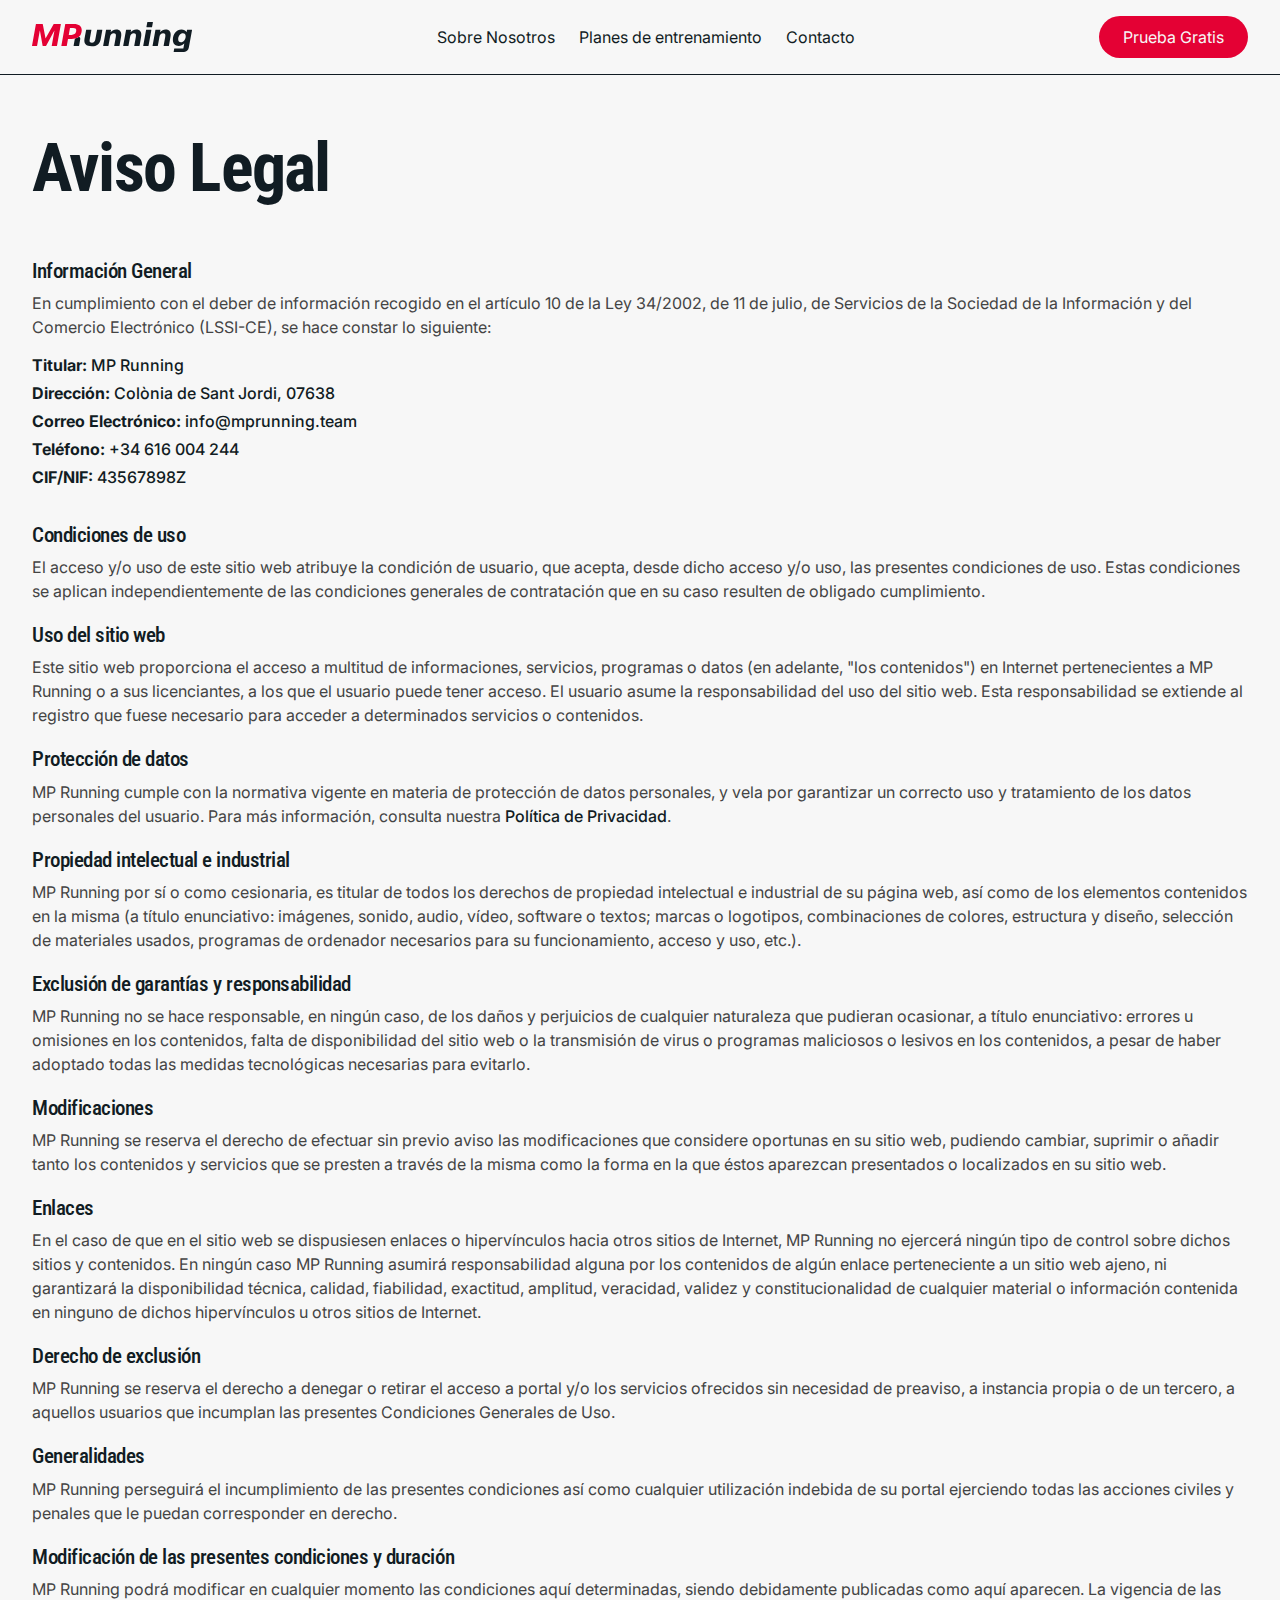
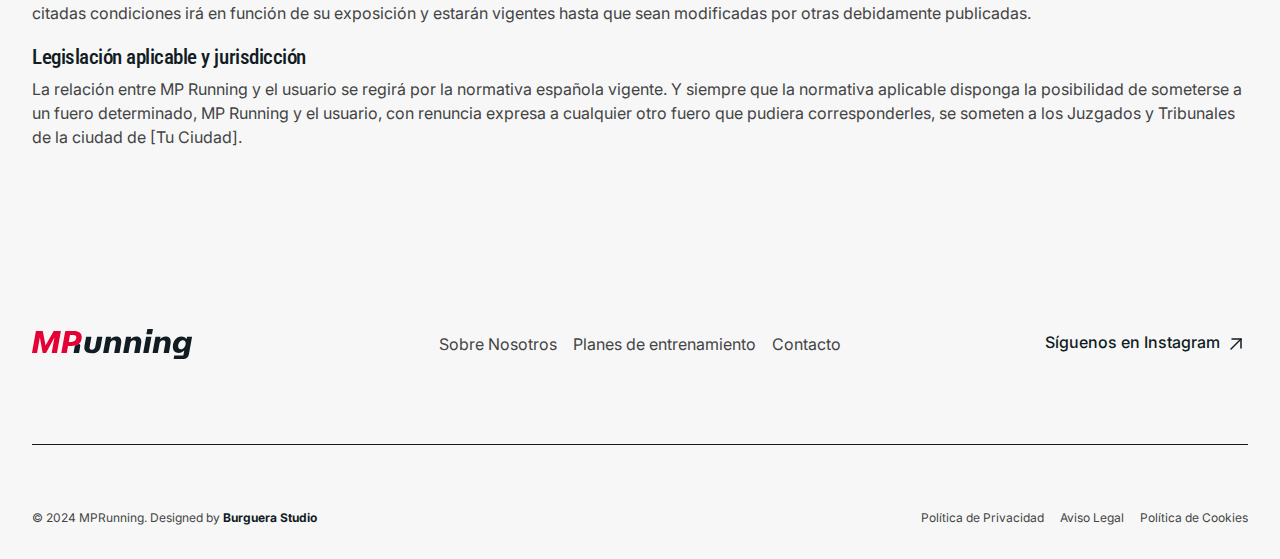
<file: aviso-legal.html>
<!DOCTYPE html>
<html lang="es">
  <head>
    <meta charset="UTF-8" />
    <meta name="viewport" content="width=device-width, initial-scale=1.0" />
    <title>MP Running | Aviso Legal</title>
    <meta
      name="description"
      content="Conoce el aviso legal de MP Running. Información general sobre el uso de nuestro sitio web y los derechos y obligaciones de los usuarios."
    />
    <link
      rel="icon"
      href="media/svg/favicon.svg"
      sizes="any"
      type="image/svg+xml"
    />
    <link rel="stylesheet" type="text/css" href="css/index.css" />
    <link rel="stylesheet" type="text/css" href="css/tokens.css" />
    <link rel="stylesheet" href="https://fonts.googleapis.com/css2?family=Roboto+Condensed:wght@400;500;700&family=Inter:wght@400;500&display=swap"> 
    <script defer src="js/menu-popup.js"></script>
  </head>
  <body>
    <!-- HEADER -->
    <header class="header">
      <div class="container header__container">
        <a href="index.html#inicio" class="header__logo-link" title="Inicio">
          <img class="header__logo" src="media/svg/logo-mp.svg" alt="Logo" />
        </a>
        <nav class="header__nav">
          <ul class="header__menu">
            <li class="header__item">
              <a
                href="index.html#sobre-nosotros"
                class="header__link"
                title="Sobre Nosotros"
                >Sobre Nosotros</a
              >
            </li>
            <li class="header__item">
              <a
                href="index.html#planes"
                class="header__link"
                title="Planes de entrenamiento"
                >Planes de entrenamiento</a
              >
            </li>
            <li class="header__item">
              <a
                href="index.html#contacto"
                class="header__link"
                title="Contacto"
                >Contacto</a
              >
            </li>
          </ul>
        </nav>
        <a
          href="https://wa.me/34616004244?text=%C2%A1Quiero%20un%20mes%20de%20prueba%20gratis!"
          target="_blank"
          rel="noreferrer"
          class="header__cta btn btn__primary"
          title="Prueba Gratis"
          >Prueba Gratis</a
        >
        <div class="header__burger">
          <svg
            xmlns="http://www.w3.org/2000/svg"
            class="icon icon-tabler icon-tabler-menu"
            width="32"
            height="32"
            viewBox="0 0 24 24"
            stroke-width="1.5"
            stroke="#e40134"
            fill="none"
            stroke-linecap="round"
            stroke-linejoin="round"
          >
            <path stroke="none" d="M0 0h24v24H0z" fill="none" />
            <path d="M4 8l16 0" />
            <path d="M4 16l16 0" />
          </svg>
        </div>
      </div>
    </header>
    <!-- Menu Popup -->
    <div class="menu-popup">
      <div class="menu-popup__content">
        <span class="menu-popup__close">✕</span>
        <ul class="menu-popup__list">
          <li><a href="index.html#inicio" title="Inicio">Inicio</a></li>
          <li>
            <a href="index.html#sobre-nosotros" title="Sobre Nosotros"
              >Sobre Nosotros</a
            >
          </li>
          <li>
            <a
              href="index.html#planes"
              title="Planes de entrenamiento"
              >Planes de entrenamiento</a
            >
          </li>
          <li><a href="index.html#contacto" title="Contacto">Contacto</a></li>
        </ul>
        <a
          href="https://wa.me/34616004244?text=%C2%A1Quiero%20un%20mes%20de%20prueba%20gratis!"
          target="_blank"
          rel="noreferrer"
          class="menu-popup__cta btn btn__primary"
          title="Prueba Gratis"
          >Prueba Gratis</a
        >
      </div>
    </div>
    <div class="overlay"></div>
    <!-- AVISO LEGAL -->
    <section class="policies">
      <div class="container policies__container">
        <h3>Aviso Legal</h3>
        <h5>Información General</h5>
        <p>
          En cumplimiento con el deber de información recogido en el artículo 10
          de la Ley 34/2002, de 11 de julio, de Servicios de la Sociedad de la
          Información y del Comercio Electrónico (LSSI-CE), se hace constar lo
          siguiente:
        </p>
        <ul>
          <li><strong>Titular:</strong> MP Running</li>
          <li><strong>Dirección:</strong> Colònia de Sant Jordi, 07638</li>
          <li>
            <strong>Correo Electrónico:</strong>
            <a
              href="mailto:info@mprunning.team"
              title="Contactar por correo electrónico"
              >info@mprunning.team</a
            >
          </li>
          <li><strong>Teléfono:</strong> +34 616 004 244</li>
          <li><strong>CIF/NIF:</strong> 43567898Z</li>
        </ul>
        <h5>Condiciones de uso</h5>
        <p>
          El acceso y/o uso de este sitio web atribuye la condición de usuario,
          que acepta, desde dicho acceso y/o uso, las presentes condiciones de
          uso. Estas condiciones se aplican independientemente de las
          condiciones generales de contratación que en su caso resulten de
          obligado cumplimiento.
        </p>
        <h5>Uso del sitio web</h5>
        <p>
          Este sitio web proporciona el acceso a multitud de informaciones,
          servicios, programas o datos (en adelante, "los contenidos") en
          Internet pertenecientes a MP Running o a sus licenciantes, a los que
          el usuario puede tener acceso. El usuario asume la responsabilidad del
          uso del sitio web. Esta responsabilidad se extiende al registro que
          fuese necesario para acceder a determinados servicios o contenidos.
        </p>
        <h5>Protección de datos</h5>
        <p>
          MP Running cumple con la normativa vigente en materia de protección de
          datos personales, y vela por garantizar un correcto uso y tratamiento
          de los datos personales del usuario. Para más información, consulta
          nuestra
          <a
            href="politica-de-privacidad.html"
            title="Leer Política de Privacidad"
            >Política de Privacidad</a
          >.
        </p>
        <h5>Propiedad intelectual e industrial</h5>
        <p>
          MP Running por sí o como cesionaria, es titular de todos los derechos
          de propiedad intelectual e industrial de su página web, así como de
          los elementos contenidos en la misma (a título enunciativo: imágenes,
          sonido, audio, vídeo, software o textos; marcas o logotipos,
          combinaciones de colores, estructura y diseño, selección de materiales
          usados, programas de ordenador necesarios para su funcionamiento,
          acceso y uso, etc.).
        </p>
        <h5>Exclusión de garantías y responsabilidad</h5>
        <p>
          MP Running no se hace responsable, en ningún caso, de los daños y
          perjuicios de cualquier naturaleza que pudieran ocasionar, a título
          enunciativo: errores u omisiones en los contenidos, falta de
          disponibilidad del sitio web o la transmisión de virus o programas
          maliciosos o lesivos en los contenidos, a pesar de haber adoptado
          todas las medidas tecnológicas necesarias para evitarlo.
        </p>
        <h5>Modificaciones</h5>
        <p>
          MP Running se reserva el derecho de efectuar sin previo aviso las
          modificaciones que considere oportunas en su sitio web, pudiendo
          cambiar, suprimir o añadir tanto los contenidos y servicios que se
          presten a través de la misma como la forma en la que éstos aparezcan
          presentados o localizados en su sitio web.
        </p>
        <h5>Enlaces</h5>
        <p>
          En el caso de que en el sitio web se dispusiesen enlaces o
          hipervínculos hacia otros sitios de Internet, MP Running no ejercerá
          ningún tipo de control sobre dichos sitios y contenidos. En ningún
          caso MP Running asumirá responsabilidad alguna por los contenidos de
          algún enlace perteneciente a un sitio web ajeno, ni garantizará la
          disponibilidad técnica, calidad, fiabilidad, exactitud, amplitud,
          veracidad, validez y constitucionalidad de cualquier material o
          información contenida en ninguno de dichos hipervínculos u otros
          sitios de Internet.
        </p>
        <h5>Derecho de exclusión</h5>
        <p>
          MP Running se reserva el derecho a denegar o retirar el acceso a
          portal y/o los servicios ofrecidos sin necesidad de preaviso, a
          instancia propia o de un tercero, a aquellos usuarios que incumplan
          las presentes Condiciones Generales de Uso.
        </p>
        <h5>Generalidades</h5>
        <p>
          MP Running perseguirá el incumplimiento de las presentes condiciones
          así como cualquier utilización indebida de su portal ejerciendo todas
          las acciones civiles y penales que le puedan corresponder en derecho.
        </p>
        <h5>Modificación de las presentes condiciones y duración</h5>
        <p>
          MP Running podrá modificar en cualquier momento las condiciones aquí
          determinadas, siendo debidamente publicadas como aquí aparecen. La
          vigencia de las citadas condiciones irá en función de su exposición y
          estarán vigentes hasta que sean modificadas por otras debidamente
          publicadas.
        </p>
        <h5>Legislación aplicable y jurisdicción</h5>
        <p>
          La relación entre MP Running y el usuario se regirá por la normativa
          española vigente. Y siempre que la normativa aplicable disponga la
          posibilidad de someterse a un fuero determinado, MP Running y el
          usuario, con renuncia expresa a cualquier otro fuero que pudiera
          corresponderles, se someten a los Juzgados y Tribunales de la ciudad
          de [Tu Ciudad].
        </p>
      </div>
    </section>
    <!-- FOOTER -->
    <footer class="footer">
      <div class="container footer__container">
        <div class="footer__top">
          <a href="index.html#inicio" class="footer__logo" title="Ir al inicio">
            <img src="media/svg/logo-mp.svg" alt="MPRunning Logo" />
          </a>
          <nav class="footer__nav">
            <ul class="footer__nav-list">
              <li>
                <a href="index.html#sobre-nosotros" title="Sobre Nosotros"
                  >Sobre Nosotros</a
                >
              </li>
              <li>
                <a
                  href="index.html#planes-entrenamiento"
                  title="Planes de entrenamiento"
                  >Planes de entrenamiento</a
                >
              </li>
              <li>
                <a href="index.html#contacto" title="Contacto">Contacto</a>
              </li>
            </ul>
          </nav>
          <a
            href="https://www.instagram.com/mp_running/"
            target="_blank"
            rel="noreferrer"
            class="footer__instagram"
            title="Síguenos en Instagram"
            >Síguenos en Instagram
            <svg
              xmlns="http://www.w3.org/2000/svg"
              class="icon icon-tabler icon-tabler-arrow-up-right"
              width="24"
              height="24"
              viewBox="0 0 24 24"
              stroke-width="1.5"
              stroke="#111c23"
              fill="none"
              stroke-linecap="round"
              stroke-linejoin="round"
            >
              <path stroke="none" d="M0 0h24v24H0z" fill="none" />
              <path d="M17 7l-10 10" />
              <path d="M8 7l9 0l0 9" />
            </svg>
          </a>
        </div>
        <div class="footer__bottom">
          <div>
            <p class="footer__copyright">
              © 2024 MPRunning. Designed by
              <a
                href="https://burguerastudio.com"
                target="_blank"
                rel="noreferrer"
                title="Visitar Burguera Studio"
                >Burguera Studio</a
              >
            </p>
          </div>
          <div class="footer__links">
            <a
              href="politica-de-privacidad.html"
              title="Leer Política de Privacidad"
              >Política de Privacidad</a
            >
            <a href="aviso-legal.html" title="Leer Aviso Legal">Aviso Legal</a>
            <a href="politica-de-cookies.html" title="Leer Política de Cookies"
              >Política de Cookies</a
            >
          </div>
        </div>
      </div>
    </footer>
  </body>
</html>
</file>
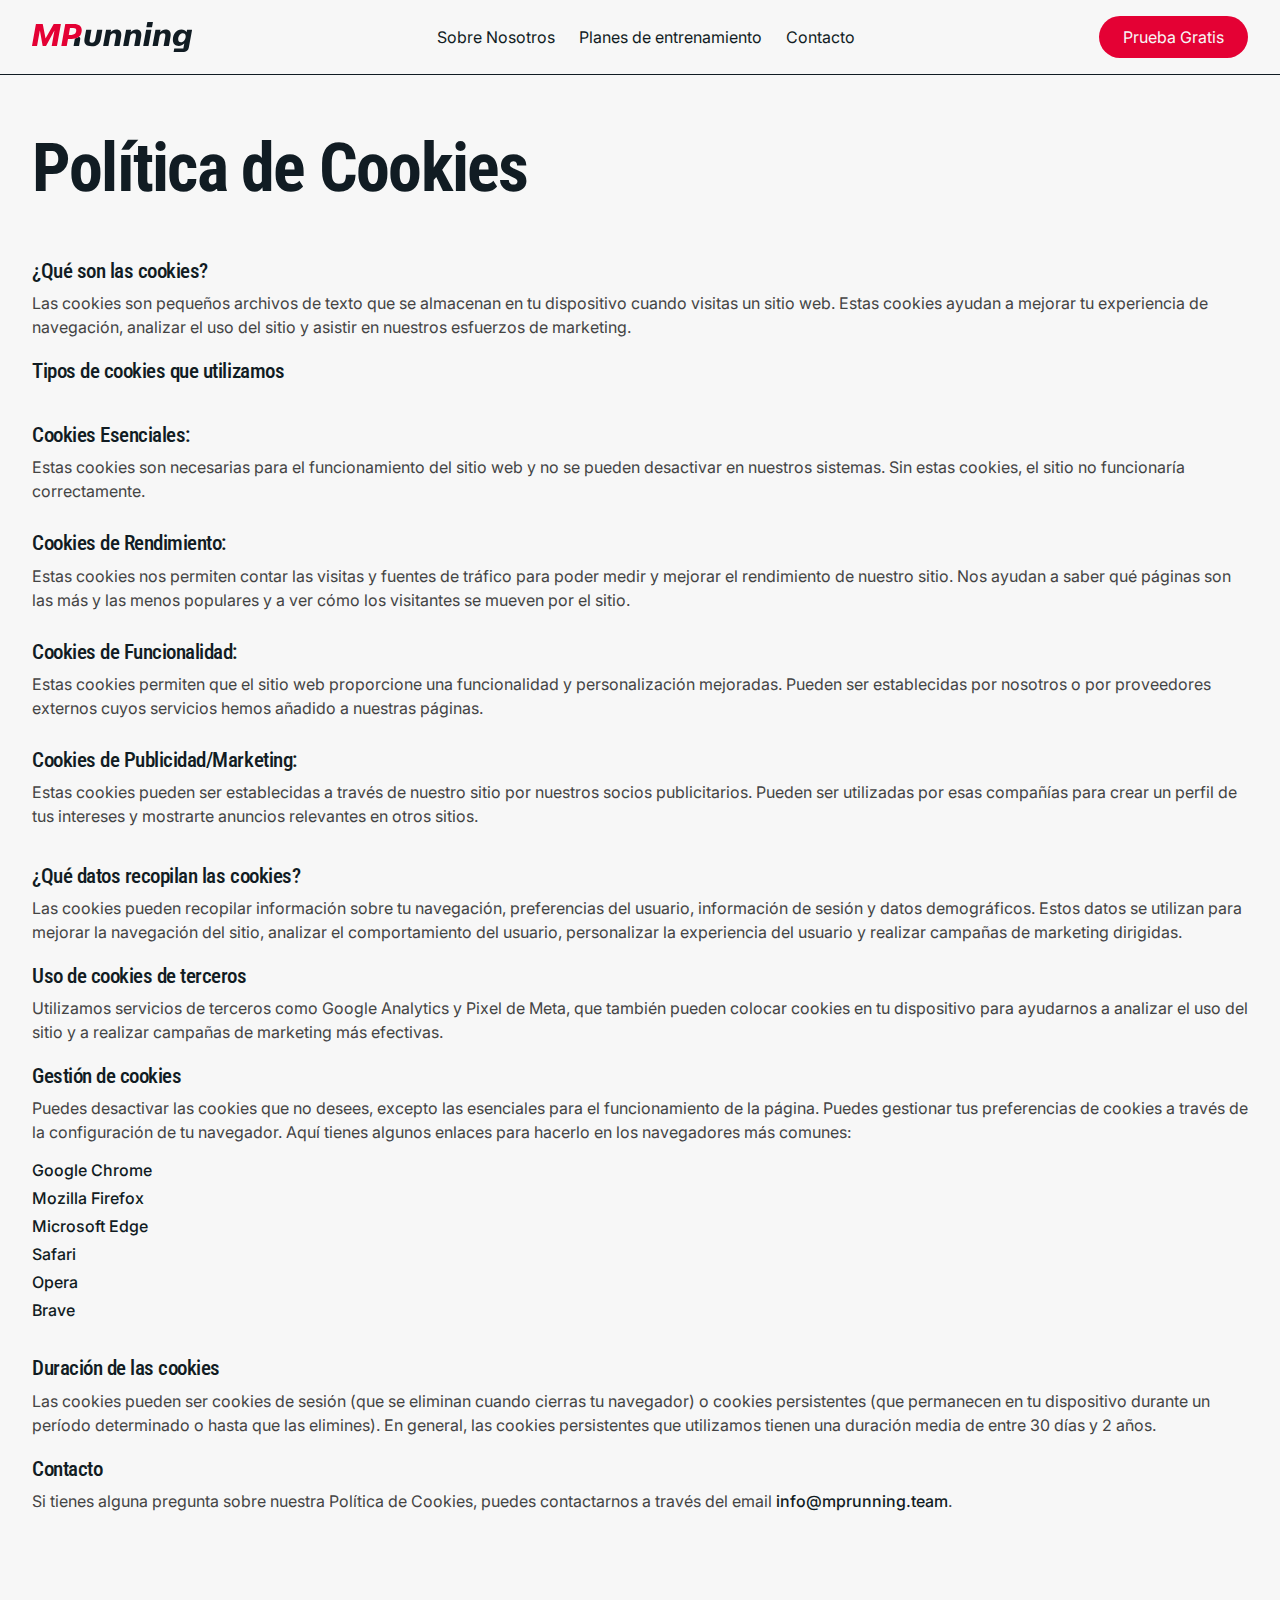
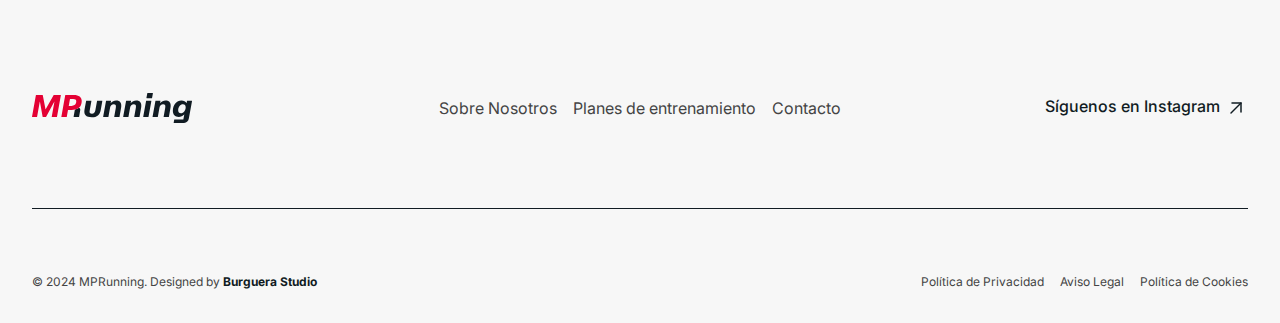
<file: politica-de-cookies.html>
<!DOCTYPE html>
<html lang="es">
  <head>
    <meta charset="UTF-8" />
    <meta name="viewport" content="width=device-width, initial-scale=1.0" />
    <title>MP Running | Política de Cookies</title>
    <meta
      name="description"
      content="Conoce la política de cookies de MP Running. Información sobre los tipos de cookies que utilizamos y cómo gestionarlas."
    />
    <link
      rel="icon"
      href="media/svg/favicon.svg"
      sizes="any"
      type="image/svg+xml"
    />
    <link rel="stylesheet" type="text/css" href="css/index.css" />
    <link rel="stylesheet" type="text/css" href="css/tokens.css" />
    <link rel="stylesheet" href="https://fonts.googleapis.com/css2?family=Roboto+Condensed:wght@400;500;700&family=Inter:wght@400;500&display=swap"> 
    <script defer src="js/menu-popup.js"></script>
  </head>
  <body>
    <!-- HEADER -->
    <header class="header">
      <div class="container header__container">
        <a href="index.html#inicio" class="header__logo-link" title="Inicio">
          <img class="header__logo" src="media/svg/logo-mp.svg" alt="Logo" />
        </a>
        <nav class="header__nav">
          <ul class="header__menu">
            <li class="header__item">
              <a
                href="index.html#sobre-nosotros"
                class="header__link"
                title="Sobre Nosotros"
                >Sobre Nosotros</a
              >
            </li>
            <li class="header__item">
              <a
                href="index.html#planes"
                class="header__link"
                title="Planes de entrenamiento"
                >Planes de entrenamiento</a
              >
            </li>
            <li class="header__item">
              <a
                href="index.html#contacto"
                class="header__link"
                title="Contacto"
                >Contacto</a
              >
            </li>
          </ul>
        </nav>
        <a
          href="https://wa.me/34616004244?text=%C2%A1Quiero%20un%20mes%20de%20prueba%20gratis!"
          target="_blank"
          rel="noreferrer"
          class="header__cta btn btn__primary"
          title="Prueba Gratis"
          >Prueba Gratis</a
        >
        <div class="header__burger">
          <svg
            xmlns="http://www.w3.org/2000/svg"
            class="icon icon-tabler icon-tabler-menu"
            width="32"
            height="32"
            viewBox="0 0 24 24"
            stroke-width="1.5"
            stroke="#e40134"
            fill="none"
            stroke-linecap="round"
            stroke-linejoin="round"
          >
            <path stroke="none" d="M0 0h24v24H0z" fill="none" />
            <path d="M4 8l16 0" />
            <path d="M4 16l16 0" />
          </svg>
        </div>
      </div>
    </header>
    <!-- Menu Popup -->
    <div class="menu-popup">
      <div class="menu-popup__content">
        <span class="menu-popup__close">✕</span>
        <ul class="menu-popup__list">
          <li><a href="index.html#inicio" title="Inicio">Inicio</a></li>
          <li>
            <a href="index.html#sobre-nosotros" title="Sobre Nosotros"
              >Sobre Nosotros</a
            >
          </li>
          <li>
            <a
              href="index.html#planes"
              title="Planes de entrenamiento"
              >Planes de entrenamiento</a
            >
          </li>
          <li><a href="index.html#contacto" title="Contacto">Contacto</a></li>
        </ul>
        <a
          href="https://wa.me/34616004244?text=%C2%A1Quiero%20un%20mes%20de%20prueba%20gratis!"
          target="_blank"
          rel="noreferrer"
          class="menu-popup__cta btn btn__primary"
          title="Prueba Gratis"
          >Prueba Gratis</a
        >
      </div>
    </div>
    <div class="overlay"></div>
    <!-- COOKIES POLICY -->
    <section class="policies">
      <div class="container policies__container">
        <h3>Política de Cookies</h3>
        <h5>¿Qué son las cookies?</h5>
        <p>
          Las cookies son pequeños archivos de texto que se almacenan en tu
          dispositivo cuando visitas un sitio web. Estas cookies ayudan a
          mejorar tu experiencia de navegación, analizar el uso del sitio y
          asistir en nuestros esfuerzos de marketing.
        </p>
        <h5>Tipos de cookies que utilizamos</h5>
        <ul>
          <li>
            <h6>Cookies Esenciales:</h6>
            <p>
              Estas cookies son necesarias para el funcionamiento del sitio web
              y no se pueden desactivar en nuestros sistemas. Sin estas cookies,
              el sitio no funcionaría correctamente.
            </p>
          </li>
          <li>
            <h6>Cookies de Rendimiento:</h6>
            <p>
              Estas cookies nos permiten contar las visitas y fuentes de tráfico
              para poder medir y mejorar el rendimiento de nuestro sitio. Nos
              ayudan a saber qué páginas son las más y las menos populares y a
              ver cómo los visitantes se mueven por el sitio.
            </p>
          </li>
          <li>
            <h6>Cookies de Funcionalidad:</h6>
            <p>
              Estas cookies permiten que el sitio web proporcione una
              funcionalidad y personalización mejoradas. Pueden ser establecidas
              por nosotros o por proveedores externos cuyos servicios hemos
              añadido a nuestras páginas.
            </p>
          </li>
          <li>
            <h6>Cookies de Publicidad/Marketing:</h6>
            <p>
              Estas cookies pueden ser establecidas a través de nuestro sitio
              por nuestros socios publicitarios. Pueden ser utilizadas por esas
              compañías para crear un perfil de tus intereses y mostrarte
              anuncios relevantes en otros sitios.
            </p>
          </li>
        </ul>
        <h5>¿Qué datos recopilan las cookies?</h5>
        <p>
          Las cookies pueden recopilar información sobre tu navegación,
          preferencias del usuario, información de sesión y datos demográficos.
          Estos datos se utilizan para mejorar la navegación del sitio, analizar
          el comportamiento del usuario, personalizar la experiencia del usuario
          y realizar campañas de marketing dirigidas.
        </p>
        <h5>Uso de cookies de terceros</h5>
        <p>
          Utilizamos servicios de terceros como Google Analytics y Pixel de
          Meta, que también pueden colocar cookies en tu dispositivo para
          ayudarnos a analizar el uso del sitio y a realizar campañas de
          marketing más efectivas.
        </p>
        <h5>Gestión de cookies</h5>
        <p>
          Puedes desactivar las cookies que no desees, excepto las esenciales
          para el funcionamiento de la página. Puedes gestionar tus preferencias
          de cookies a través de la configuración de tu navegador. Aquí tienes
          algunos enlaces para hacerlo en los navegadores más comunes:
        </p>
        <ul>
          <li>
            <a
              href="https://support.google.com/chrome/answer/95647?hl=es"
              target="_blank"
              rel="noreferrer"
              title="Google Chrome"
              >Google Chrome</a
            >
          </li>
          <li>
            <a
              href="https://support.mozilla.org/es/kb/habilitar-y-deshabilitar-cookies-sitios-web-rastrear-preferencias"
              target="_blank"
              rel="noreferrer"
              title="Mozilla Firefox"
              >Mozilla Firefox</a
            >
          </li>
          <li>
            <a
              href="https://support.microsoft.com/es-es/help/4027947/windows-delete-cookies"
              target="_blank"
              rel="noreferrer"
              title="Microsoft Edge"
              >Microsoft Edge</a
            >
          </li>
          <li>
            <a
              href="https://support.apple.com/es-es/guide/safari/sfri11471/mac"
              target="_blank"
              rel="noreferrer"
              title="Safari"
              >Safari</a
            >
          </li>
          <li>
            <a
              href="https://help.opera.com/en/latest/web-preferences/#cookies"
              target="_blank"
              rel="noreferrer"
              title="Opera"
              >Opera</a
            >
          </li>
          <li>
            <a
              href="https://brave.com/privacy-updated/"
              target="_blank"
              rel="noreferrer"
              title="Brave"
              >Brave</a
            >
          </li>
        </ul>
        <h5>Duración de las cookies</h5>
        <p>
          Las cookies pueden ser cookies de sesión (que se eliminan cuando
          cierras tu navegador) o cookies persistentes (que permanecen en tu
          dispositivo durante un período determinado o hasta que las elimines).
          En general, las cookies persistentes que utilizamos tienen una
          duración media de entre 30 días y 2 años.
        </p>
        <h5>Contacto</h5>
        <p>
          Si tienes alguna pregunta sobre nuestra Política de Cookies, puedes
          contactarnos a través del email
          <a
            href="mailto:info@mprunning.team"
            title="Enviar email a info@mprunning.team"
            >info@mprunning.team</a
          >.
        </p>
      </div>
    </section>
    <!-- FOOTER -->
    <footer class="footer">
      <div class="container footer__container">
        <div class="footer__top">
          <a href="index.html#inicio" class="footer__logo" title="Ir al inicio">
            <img src="media/svg/logo-mp.svg" alt="MPRunning Logo" />
          </a>
          <nav class="footer__nav">
            <ul class="footer__nav-list">
              <li>
                <a href="index.html#sobre-nosotros" title="Sobre Nosotros"
                  >Sobre Nosotros</a
                >
              </li>
              <li>
                <a
                  href="index.html#planes-entrenamiento"
                  title="Planes de entrenamiento"
                  >Planes de entrenamiento</a
                >
              </li>
              <li>
                <a href="index.html#contacto" title="Contacto">Contacto</a>
              </li>
            </ul>
          </nav>
          <a
            href="https://www.instagram.com/mp_running/"
            target="_blank"
            rel="noreferrer"
            class="footer__instagram"
            title="Síguenos en Instagram"
            >Síguenos en Instagram
            <svg
              xmlns="http://www.w3.org/2000/svg"
              class="icon icon-tabler icon-tabler-arrow-up-right"
              width="24"
              height="24"
              viewBox="0 0 24 24"
              stroke-width="1.5"
              stroke="#111c23"
              fill="none"
              stroke-linecap="round"
              stroke-linejoin="round"
            >
              <path stroke="none" d="M0 0h24v24H0z" fill="none" />
              <path d="M17 7l-10 10" />
              <path d="M8 7l9 0l0 9" />
            </svg>
          </a>
        </div>
        <div class="footer__bottom">
          <div>
            <p class="footer__copyright">
              © 2024 MPRunning. Designed by
              <a
                href="https://burguerastudio.com"
                target="_blank"
                rel="noreferrer"
                title="Visitar Burguera Studio"
                >Burguera Studio</a
              >
            </p>
          </div>
          <div class="footer__links">
            <a
              href="politica-de-privacidad.html"
              title="Leer Política de Privacidad"
              >Política de Privacidad</a
            >
            <a href="aviso-legal.html" title="Leer Aviso Legal">Aviso Legal</a>
            <a href="politica-de-cookies.html" title="Leer Política de Cookies"
              >Política de Cookies</a
            >
          </div>
        </div>
      </div>
    </footer>
  </body>
</html>
</file>
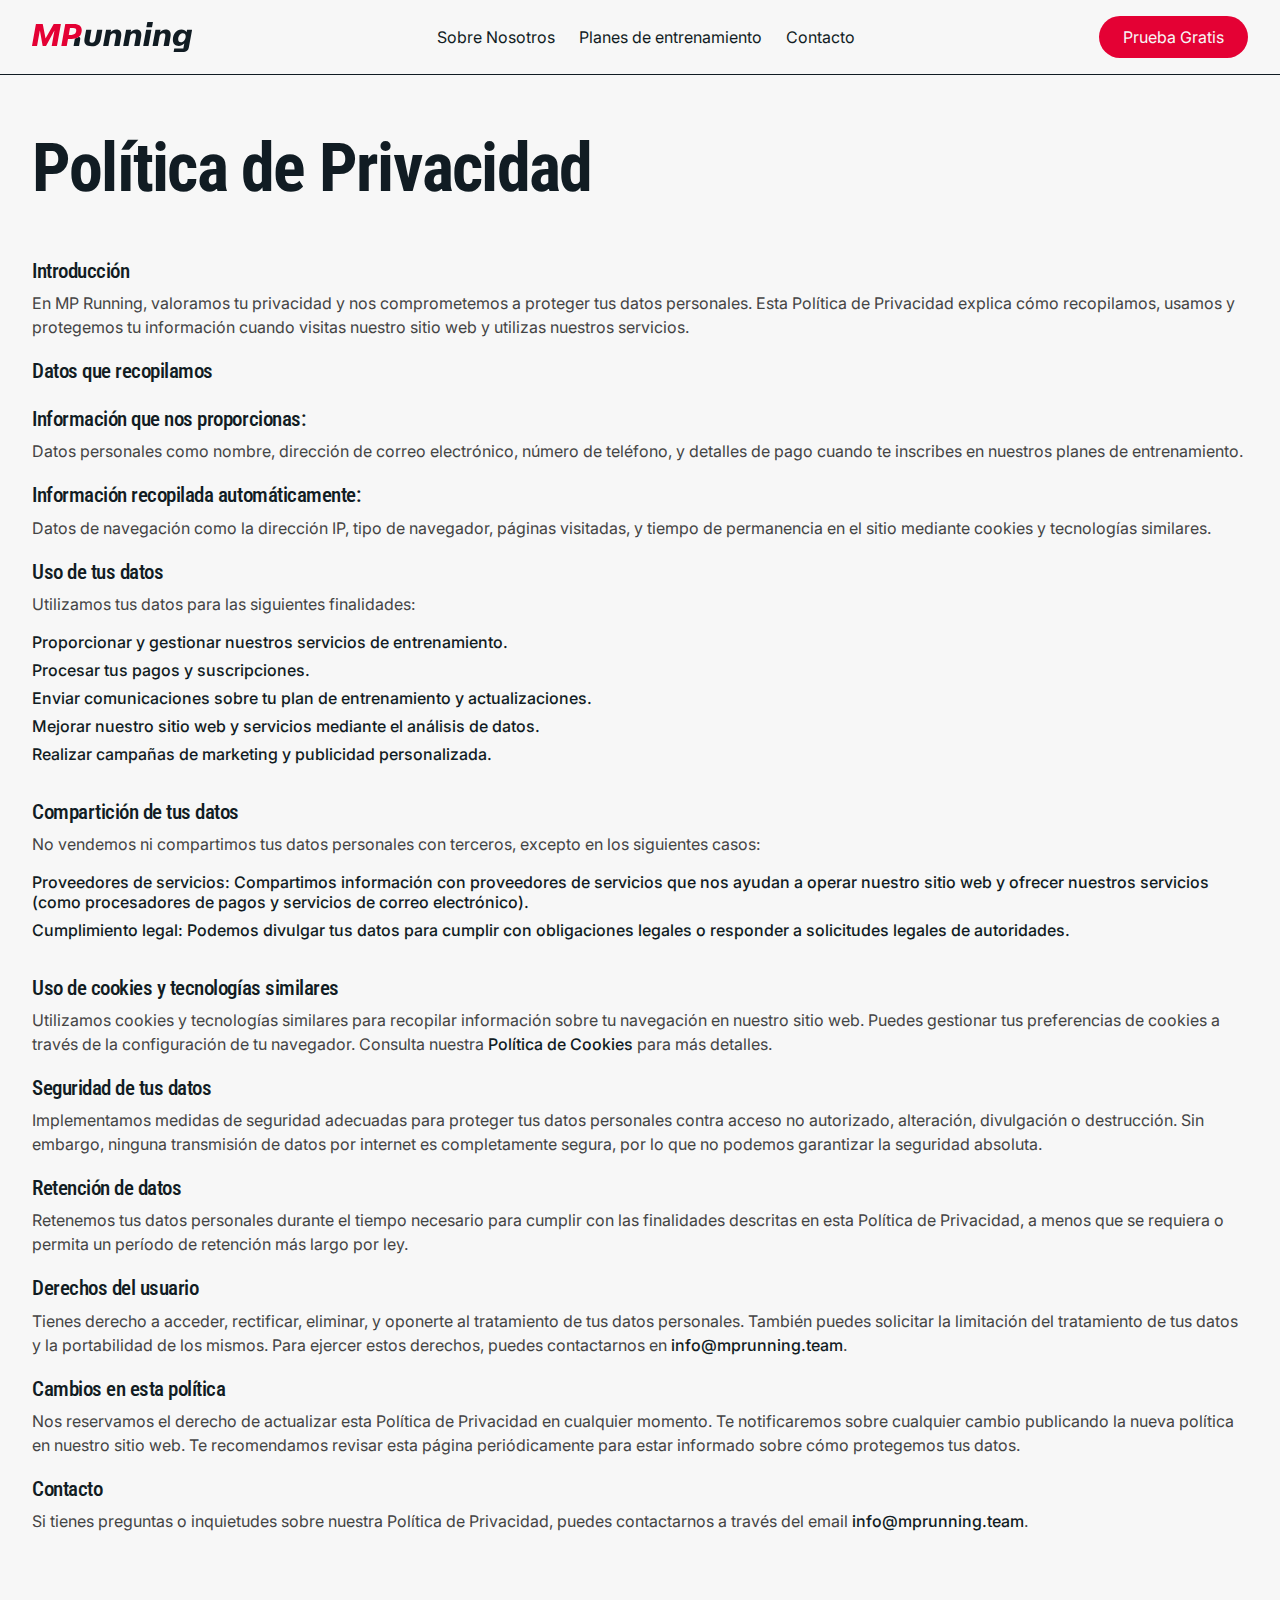
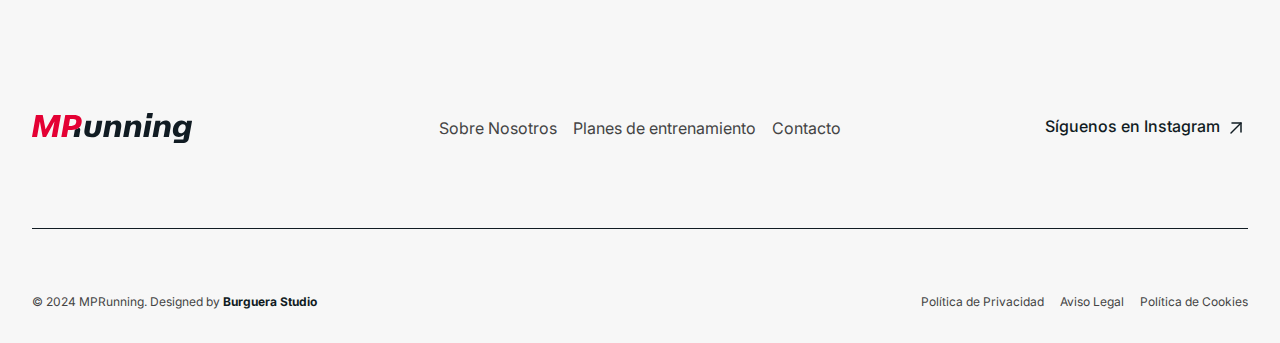
<file: politica-de-privacidad.html>
<!DOCTYPE html>
<html lang="es">
  <head>
    <meta charset="UTF-8" />
    <meta name="viewport" content="width=device-width, initial-scale=1.0" />
    <title>MP Running | Política de Privacidad</title>
    <meta
      name="description"
      content="Conoce la política de privacidad de MP Running. Información sobre cómo recopilamos, usamos y protegemos tus datos personales."
    />
    <link
      rel="icon"
      href="media/svg/favicon.svg"
      sizes="any"
      type="image/svg+xml"
    />
    <link rel="stylesheet" type="text/css" href="css/index.css" />
    <link rel="stylesheet" type="text/css" href="css/tokens.css" />
    <link rel="stylesheet" href="https://fonts.googleapis.com/css2?family=Roboto+Condensed:wght@400;500;700&family=Inter:wght@400;500&display=swap"> 
    <script defer src="js/menu-popup.js"></script>
  </head>
  <body>
    <!-- HEADER -->
    <header class="header">
      <div class="container header__container">
        <a href="index.html#inicio" class="header__logo-link" title="Inicio">
          <img class="header__logo" src="media/svg/logo-mp.svg" alt="Logo" />
        </a>
        <nav class="header__nav">
          <ul class="header__menu">
            <li class="header__item">
              <a
                href="index.html#sobre-nosotros"
                class="header__link"
                title="Sobre Nosotros"
                >Sobre Nosotros</a
              >
            </li>
            <li class="header__item">
              <a
                href="index.html#planes"
                class="header__link"
                title="Planes de entrenamiento"
                >Planes de entrenamiento</a
              >
            </li>
            <li class="header__item">
              <a
                href="index.html#contacto"
                class="header__link"
                title="Contacto"
                >Contacto</a
              >
            </li>
          </ul>
        </nav>
        <a
          href="https://wa.me/34616004244?text=%C2%A1Quiero%20un%20mes%20de%20prueba%20gratis!"
          target="_blank"
          rel="noreferrer"
          class="header__cta btn btn__primary"
          title="Prueba Gratis"
          >Prueba Gratis</a
        >
        <div class="header__burger">
          <svg
            xmlns="http://www.w3.org/2000/svg"
            class="icon icon-tabler icon-tabler-menu"
            width="32"
            height="32"
            viewBox="0 0 24 24"
            stroke-width="1.5"
            stroke="#e40134"
            fill="none"
            stroke-linecap="round"
            stroke-linejoin="round"
          >
            <path stroke="none" d="M0 0h24v24H0z" fill="none" />
            <path d="M4 8l16 0" />
            <path d="M4 16l16 0" />
          </svg>
        </div>
      </div>
    </header>
    <!-- Menu Popup -->
    <div class="menu-popup">
      <div class="menu-popup__content">
        <span class="menu-popup__close">✕</span>
        <ul class="menu-popup__list">
          <li><a href="index.html#inicio" title="Inicio">Inicio</a></li>
          <li>
            <a href="index.html#sobre-nosotros" title="Sobre Nosotros"
              >Sobre Nosotros</a
            >
          </li>
          <li>
            <a
              href="index.html#planes"
              title="Planes de entrenamiento"
              >Planes de entrenamiento</a
            >
          </li>
          <li><a href="index.html#contacto" title="Contacto">Contacto</a></li>
        </ul>
        <a
          href="https://wa.me/34616004244?text=%C2%A1Quiero%20un%20mes%20de%20prueba%20gratis!"
          target="_blank"
          rel="noreferrer"
          class="menu-popup__cta btn btn__primary"
          title="Prueba Gratis"
          >Prueba Gratis</a
        >
      </div>
    </div>
    <div class="overlay"></div>
    <!-- PRIVACY POLICY -->
    <section class="policies">
      <div class="container policies__container">
        <h3>Política de Privacidad</h3>
        <h5>Introducción</h5>
        <p>
          En MP Running, valoramos tu privacidad y nos comprometemos a proteger
          tus datos personales. Esta Política de Privacidad explica cómo
          recopilamos, usamos y protegemos tu información cuando visitas nuestro
          sitio web y utilizas nuestros servicios.
        </p>
        <h5>Datos que recopilamos</h5>
        <h6>Información que nos proporcionas:</h6>
        <p>
          Datos personales como nombre, dirección de correo electrónico, número
          de teléfono, y detalles de pago cuando te inscribes en nuestros planes
          de entrenamiento.
        </p>
        <h6>Información recopilada automáticamente:</h6>
        <p>
          Datos de navegación como la dirección IP, tipo de navegador, páginas
          visitadas, y tiempo de permanencia en el sitio mediante cookies y
          tecnologías similares.
        </p>
        <h5>Uso de tus datos</h5>
        <p>Utilizamos tus datos para las siguientes finalidades:</p>
        <ul>
          <li>Proporcionar y gestionar nuestros servicios de entrenamiento.</li>
          <li>Procesar tus pagos y suscripciones.</li>
          <li>
            Enviar comunicaciones sobre tu plan de entrenamiento y
            actualizaciones.
          </li>
          <li>
            Mejorar nuestro sitio web y servicios mediante el análisis de datos.
          </li>
          <li>Realizar campañas de marketing y publicidad personalizada.</li>
        </ul>
        <h5>Compartición de tus datos</h5>
        <p>
          No vendemos ni compartimos tus datos personales con terceros, excepto
          en los siguientes casos:
        </p>
        <ul>
          <li>
            Proveedores de servicios: Compartimos información con proveedores de
            servicios que nos ayudan a operar nuestro sitio web y ofrecer
            nuestros servicios (como procesadores de pagos y servicios de correo
            electrónico).
          </li>
          <li>
            Cumplimiento legal: Podemos divulgar tus datos para cumplir con
            obligaciones legales o responder a solicitudes legales de
            autoridades.
          </li>
        </ul>
        <h5>Uso de cookies y tecnologías similares</h5>
        <p>
          Utilizamos cookies y tecnologías similares para recopilar información
          sobre tu navegación en nuestro sitio web. Puedes gestionar tus
          preferencias de cookies a través de la configuración de tu navegador.
          Consulta nuestra
          <a href="politica-de-cookies.html" title="Leer Política de Cookies"
            >Política de Cookies</a
          >
          para más detalles.
        </p>
        <h5>Seguridad de tus datos</h5>
        <p>
          Implementamos medidas de seguridad adecuadas para proteger tus datos
          personales contra acceso no autorizado, alteración, divulgación o
          destrucción. Sin embargo, ninguna transmisión de datos por internet es
          completamente segura, por lo que no podemos garantizar la seguridad
          absoluta.
        </p>
        <h5>Retención de datos</h5>
        <p>
          Retenemos tus datos personales durante el tiempo necesario para
          cumplir con las finalidades descritas en esta Política de Privacidad,
          a menos que se requiera o permita un período de retención más largo
          por ley.
        </p>
        <h5>Derechos del usuario</h5>
        <p>
          Tienes derecho a acceder, rectificar, eliminar, y oponerte al
          tratamiento de tus datos personales. También puedes solicitar la
          limitación del tratamiento de tus datos y la portabilidad de los
          mismos. Para ejercer estos derechos, puedes contactarnos en
          <a
            href="mailto:info@mprunning.team"
            title="Enviar correo a info@mprunning.team"
            >info@mprunning.team</a
          >.
        </p>
        <h5>Cambios en esta política</h5>
        <p>
          Nos reservamos el derecho de actualizar esta Política de Privacidad en
          cualquier momento. Te notificaremos sobre cualquier cambio publicando
          la nueva política en nuestro sitio web. Te recomendamos revisar esta
          página periódicamente para estar informado sobre cómo protegemos tus
          datos.
        </p>
        <h5>Contacto</h5>
        <p>
          Si tienes preguntas o inquietudes sobre nuestra Política de
          Privacidad, puedes contactarnos a través del email
          <a
            href="mailto:info@mprunning.team"
            title="Enviar correo a info@mprunning.team"
            >info@mprunning.team</a
          >.
        </p>
      </div>
    </section>
    <!-- FOOTER -->
    <footer class="footer">
      <div class="container footer__container">
        <div class="footer__top">
          <a href="index.html#inicio" class="footer__logo" title="Ir al inicio">
            <img src="media/svg/logo-mp.svg" alt="MPRunning Logo" />
          </a>
          <nav class="footer__nav">
            <ul class="footer__nav-list">
              <li>
                <a href="index.html#sobre-nosotros" title="Sobre Nosotros"
                  >Sobre Nosotros</a
                >
              </li>
              <li>
                <a
                  href="index.html#planes-entrenamiento"
                  title="Planes de entrenamiento"
                  >Planes de entrenamiento</a
                >
              </li>
              <li>
                <a href="index.html#contacto" title="Contacto">Contacto</a>
              </li>
            </ul>
          </nav>
          <a
            href="https://www.instagram.com/mp_running/"
            target="_blank"
            rel="noreferrer"
            class="footer__instagram"
            title="Síguenos en Instagram"
            >Síguenos en Instagram
            <svg
              xmlns="http://www.w3.org/2000/svg"
              class="icon icon-tabler icon-tabler-arrow-up-right"
              width="24"
              height="24"
              viewBox="0 0 24 24"
              stroke-width="1.5"
              stroke="#111c23"
              fill="none"
              stroke-linecap="round"
              stroke-linejoin="round"
            >
              <path stroke="none" d="M0 0h24v24H0z" fill="none" />
              <path d="M17 7l-10 10" />
              <path d="M8 7l9 0l0 9" />
            </svg>
          </a>
        </div>
        <div class="footer__bottom">
          <div>
            <p class="footer__copyright">
              © 2024 MPRunning. Designed by
              <a
                href="https://burguerastudio.com"
                target="_blank"
                rel="noreferrer"
                title="Visitar Burguera Studio"
                >Burguera Studio</a
              >
            </p>
          </div>
          <div class="footer__links">
            <a
              href="politica-de-privacidad.html"
              title="Leer Política de Privacidad"
              >Política de Privacidad</a
            >
            <a href="aviso-legal.html" title="Leer Aviso Legal">Aviso Legal</a>
            <a href="politica-de-cookies.html" title="Leer Política de Cookies"
              >Política de Cookies</a
            >
          </div>
        </div>
      </div>
    </footer>
  </body>
</html>
</file>
<file: css/tokens.css>
:root {
    /* --> Font Family --> */
    --font-family-headline: "Roboto Condensed", Helvetica, Arial, sans-serif;
    --font-family-paragraph: "Inter", Helvetica, Arial, sans-serif;
    /* --> Font weight tokens --> */
    --font-weight-light: 400;
    --font-weight-regular: 500;
    --font-weight-bold: 700;
    /* --> Font size tokens --> */
    --font-size-headline-1: 5.63rem;
    --font-size-headline-2: 4.22rem;
    --font-size-headline-3: 3.16rem;
    --font-size-headline-4: 2.38rem;
    --font-size-headline-5: 1.78rem;
    --font-size-headline-6: 1.34rem;
    --font-size-paragraph: 1rem;
    --font-size-small-text: 0.75rem;
    /* --> Mobile font size tokens --> */
    --font-size-mobile-headline-1: 3.34rem;
    --font-size-mobile-headline-2: 2.69rem;
    --font-size-mobile-headline-3: 2.16rem;
    --font-size-mobile-headline-4: 1.72rem;
    --font-size-mobile-headline-5: 1.38rem;
    --font-size-mobile-headline-6: 1.09rem;
    --font-size-mobile-paragraph: 0.88rem;
    --font-size-mobile-small-text: 0.72rem;
    /* --> Shadow tokens --> */
    --box-shadow: 0px 32px 64px -12px rgba(0, 0, 0, 0.14);
    /* --> Primitive colors --> */
    --color-red-300: #f66368;
    --color-red-500: #e40134;
    --color-black: #111c23;
    --color-white: #f7f7f7;
    --color-gray-300: #e2e5e9;
    --color-gray-500: #aaaaaa;
    --color-gray-700: #444444;
    /* --> Text color tokens --> */
    --color-text-title: var(--color-black);
    --color-text-subtitle: var(--color-red-500);
    --color-text-paragraph-primary: var(--color-gray-700);
    --color-text-paragraph-secondary: var(--color-gray-500);
    --color-text-btn-white: var(--color-white);
    --color-text-btn-black: var(--color-black);
    --color-text-btn-red: var(--color-red-500);
    --color-text-link-black-default: var(--color-black);
    --color-text-link-black-hover: var(--color-gray-700);
    --color-text-link-red-default: var(--color-red-500);
    --color-text-link-red-hover: var(--color-red-300);
    /* --> Background color tokens --> */
    --color-background-body: var(--color-white);
    --color-background-btn-red-default: var(--color-red-500);
    --color-background-btn-red-hover: var(--color-red-300);
    --color-background-btn-black-default: var(--color-black);
    --color-background-btn-black-hover: var(--color-gray-700);
    --color-background-card-primary: var(--color-gray-300);
    /* --> Border color tokens --> */
    --color-border-primary: var(--color-black);
    --color-border-secondary: var(--color-gray-700);
    --color-border-tertiary: var(--color-red-300);
    --color-border-button: var(--color-red-500);
  }
</file>
